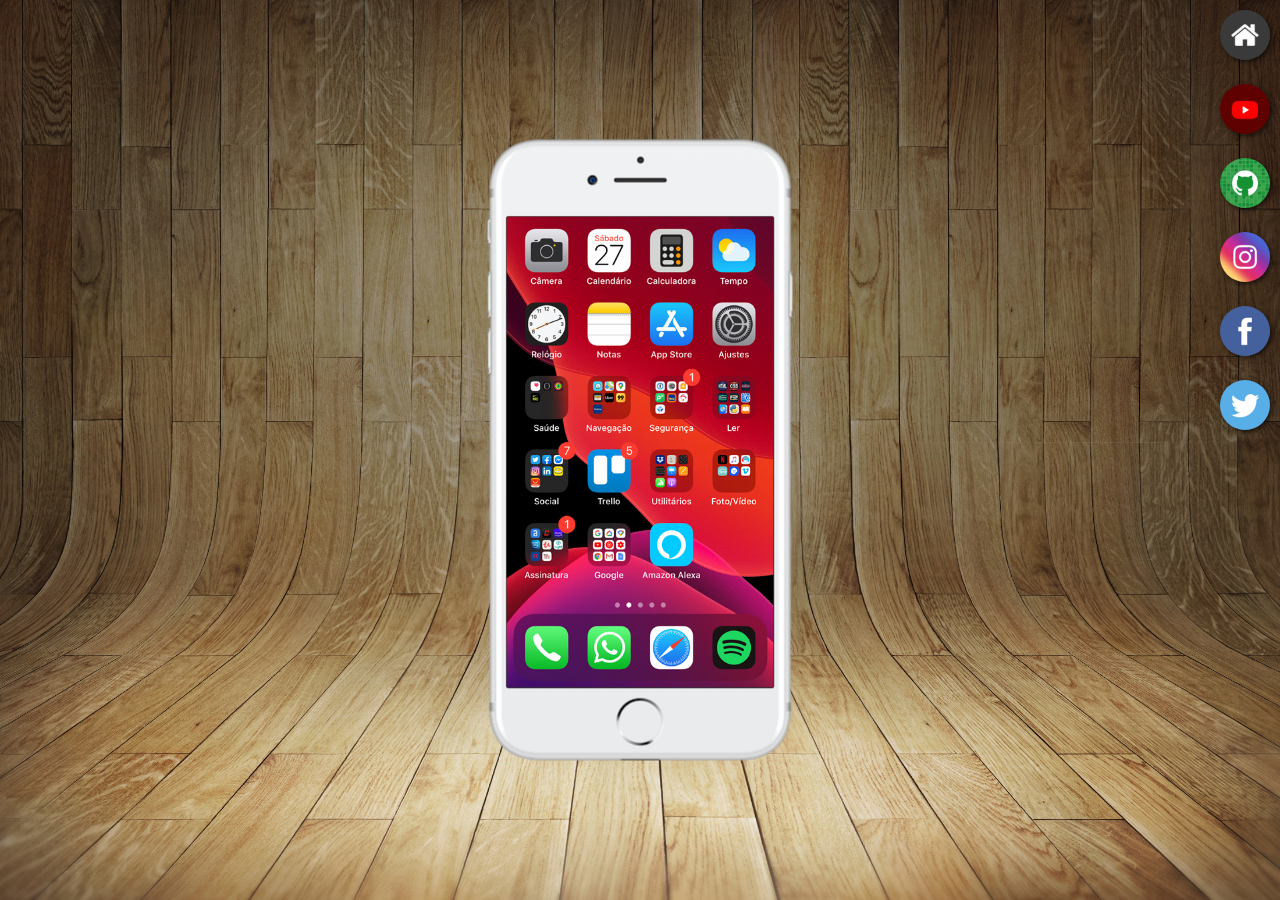
<file: index.html>
<!DOCTYPE html>
<html lang="pt-br">
<head>
    <meta charset="UTF-8">
    <meta http-equiv="X-UA-Compatible" content="IE=edge">
    <meta name="viewport" content="width=device-width, initial-scale=1.0">
    <link rel="shortcut icon" href="favicon.ico" type="image/x-icon">
    <link rel="stylesheet" href="estilos/style.css">
    <title>Projeto Redes Sociais</title>
</head>
<body>
    <main>
        <section id="telefone">
            <iframe src="home.html" name="tela" id="tela" frameborder="0"></iframe>
            
        </section>

        <section id="redes-sociais">
            <a href="home.html" target="tela"><img src="imagens/logo-home.jpg" alt="Home"></a><br>
            <a href="youtube.html" target="tela"><img src="imagens/logo-youtube.jpg" alt="Youtube"></a><br>
            <a href="github.html" target="tela"><img src="imagens/logo-github.jpg" alt="GitHub"></a><br>
            <a href="instagram.html" target="tela"><img src="imagens/logo-instagram.jpg" alt="Instagram"></a><br>
            <a href="facebook.html" target="tela"><img src="imagens/logo-facebook.jpg" alt="Facebook"></a><br>
            <a href="twitter.html" target="tela"><img src="imagens/logo-twitter.jpg" alt="Twitter"></a>
        </section>

    </main>

</body>
</html>
</file>
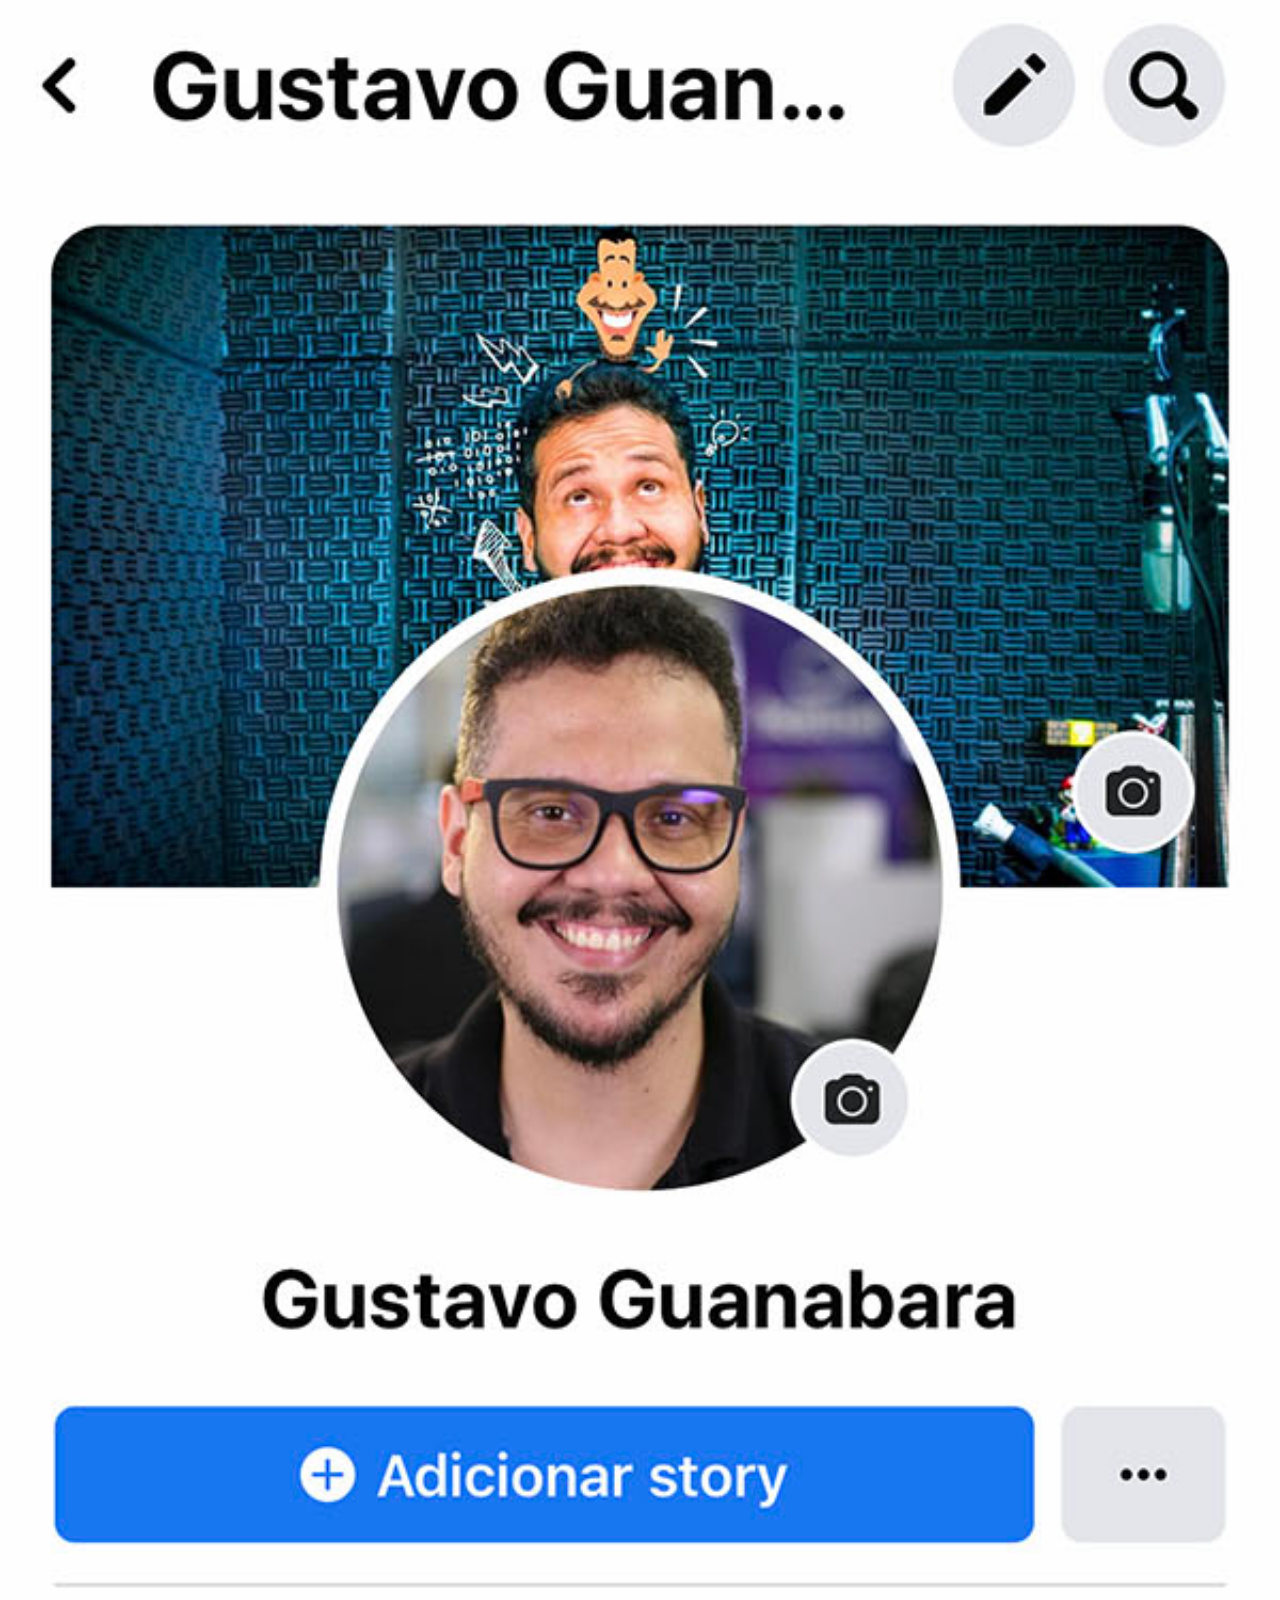
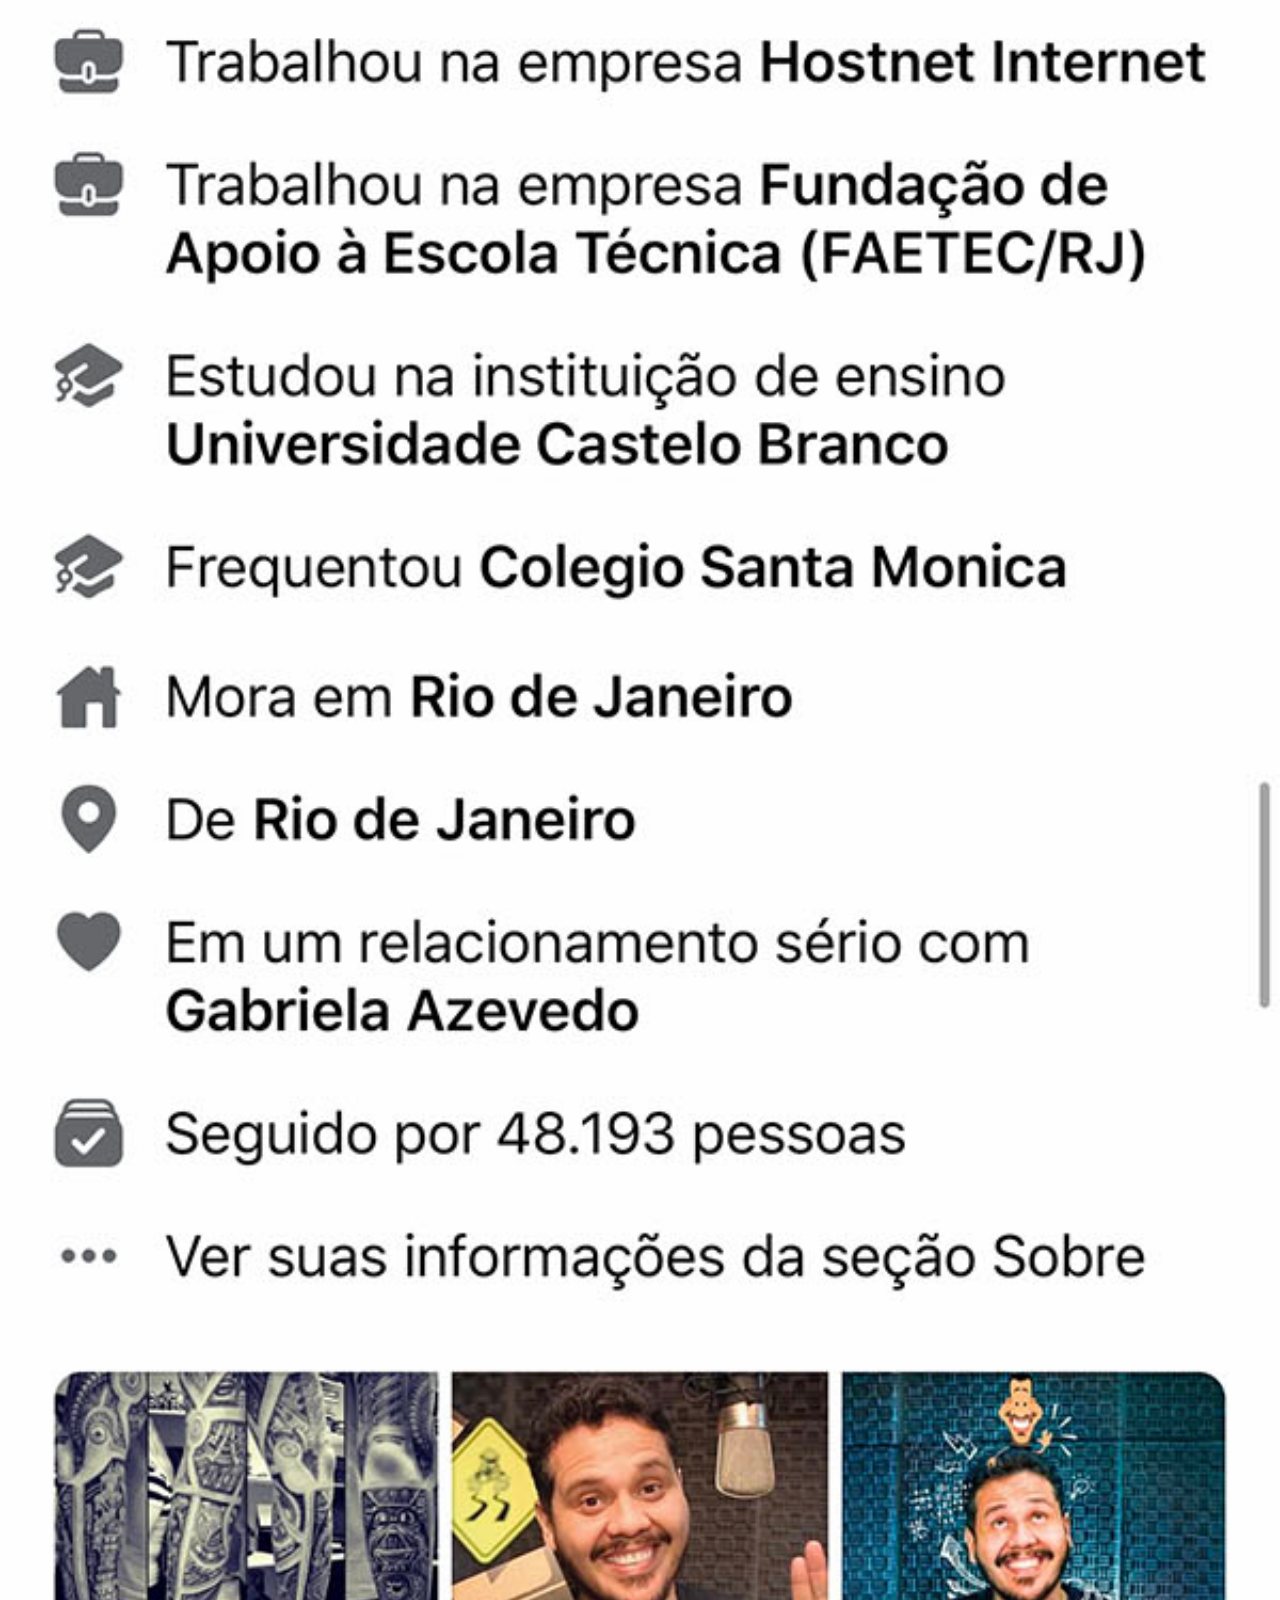
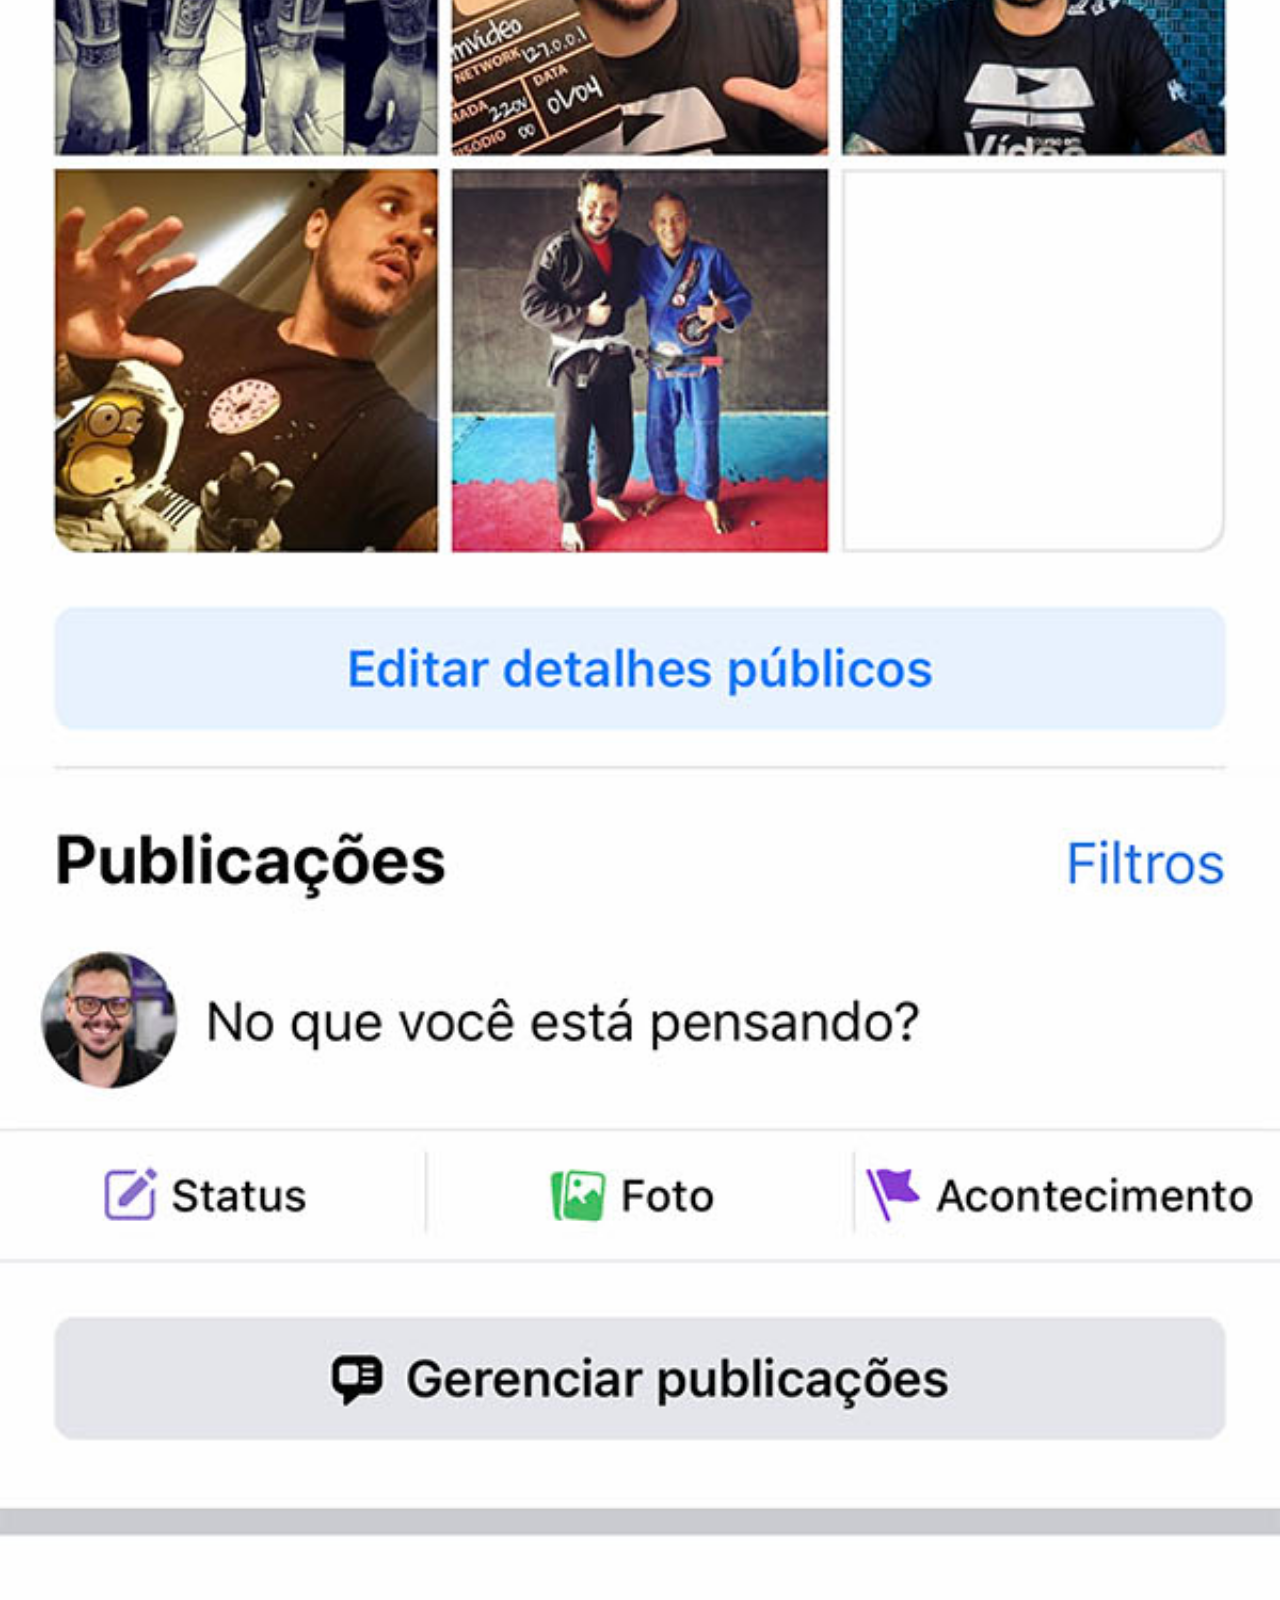
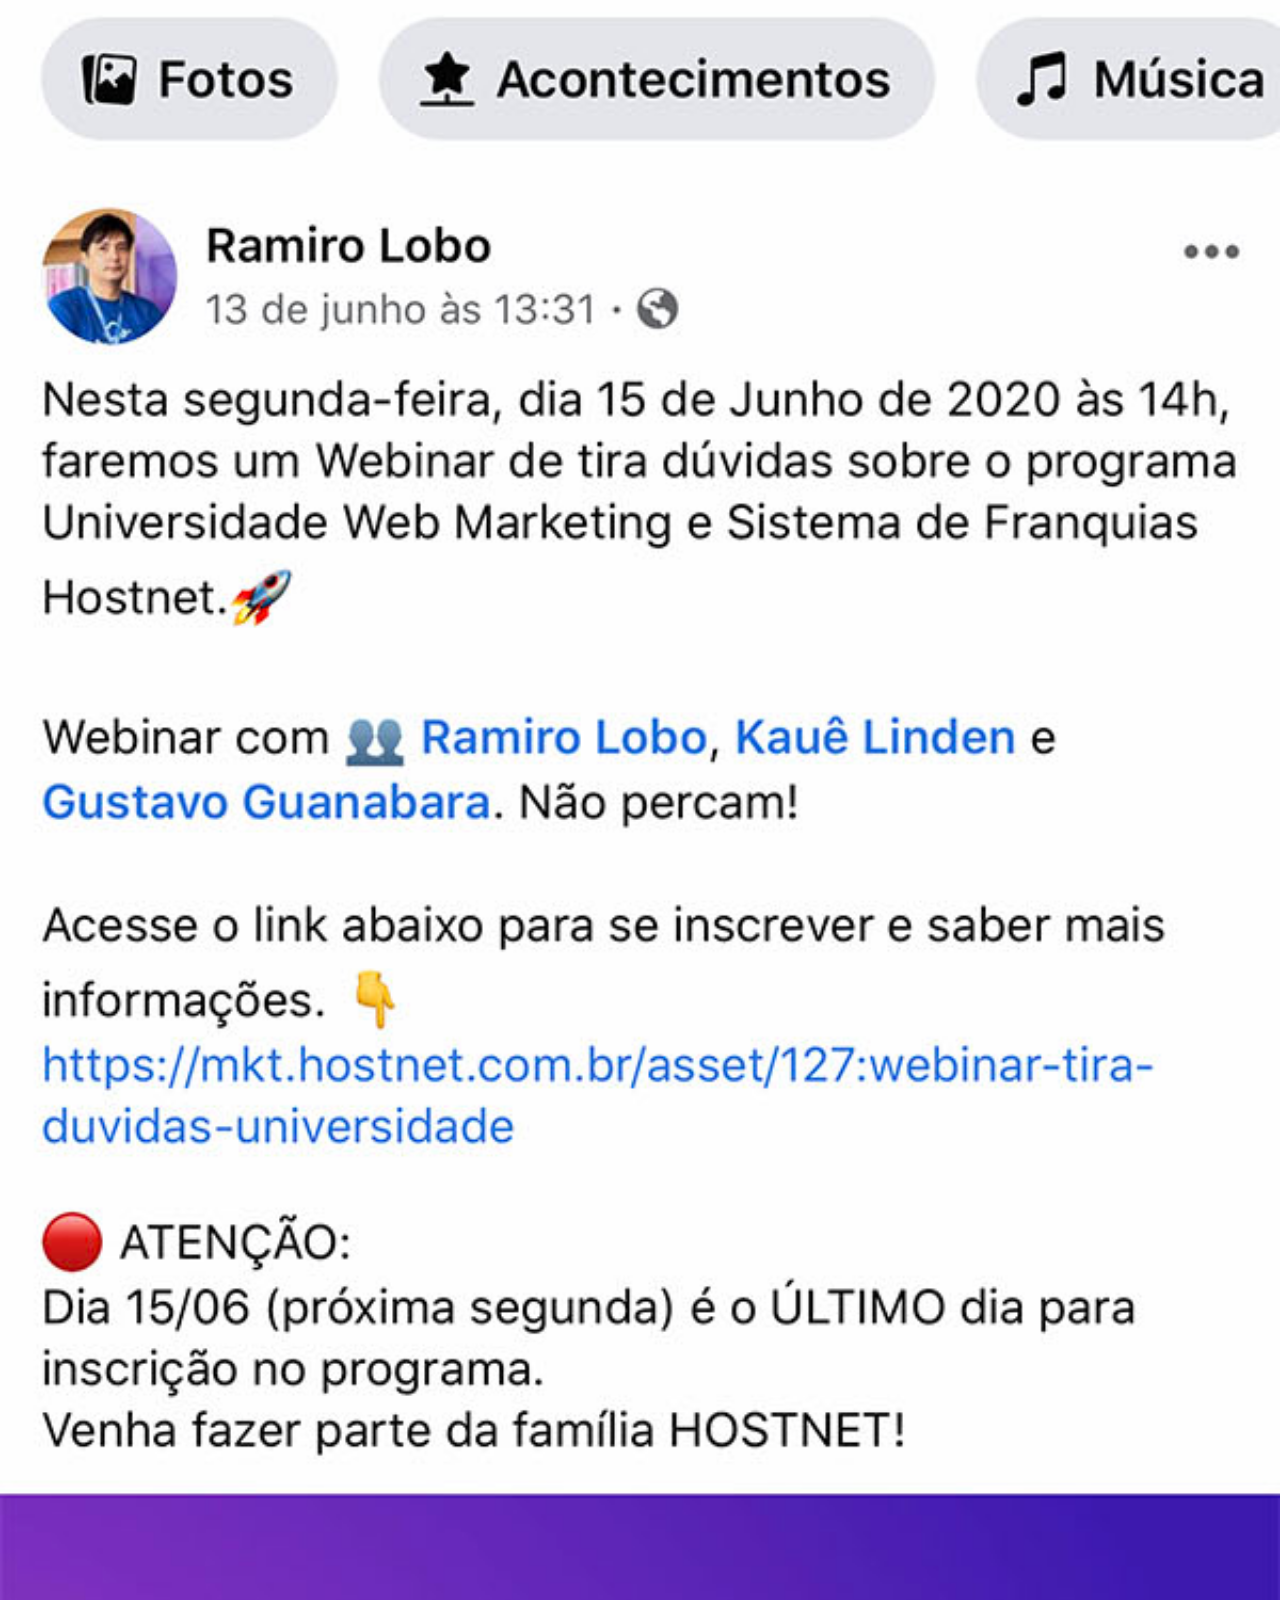
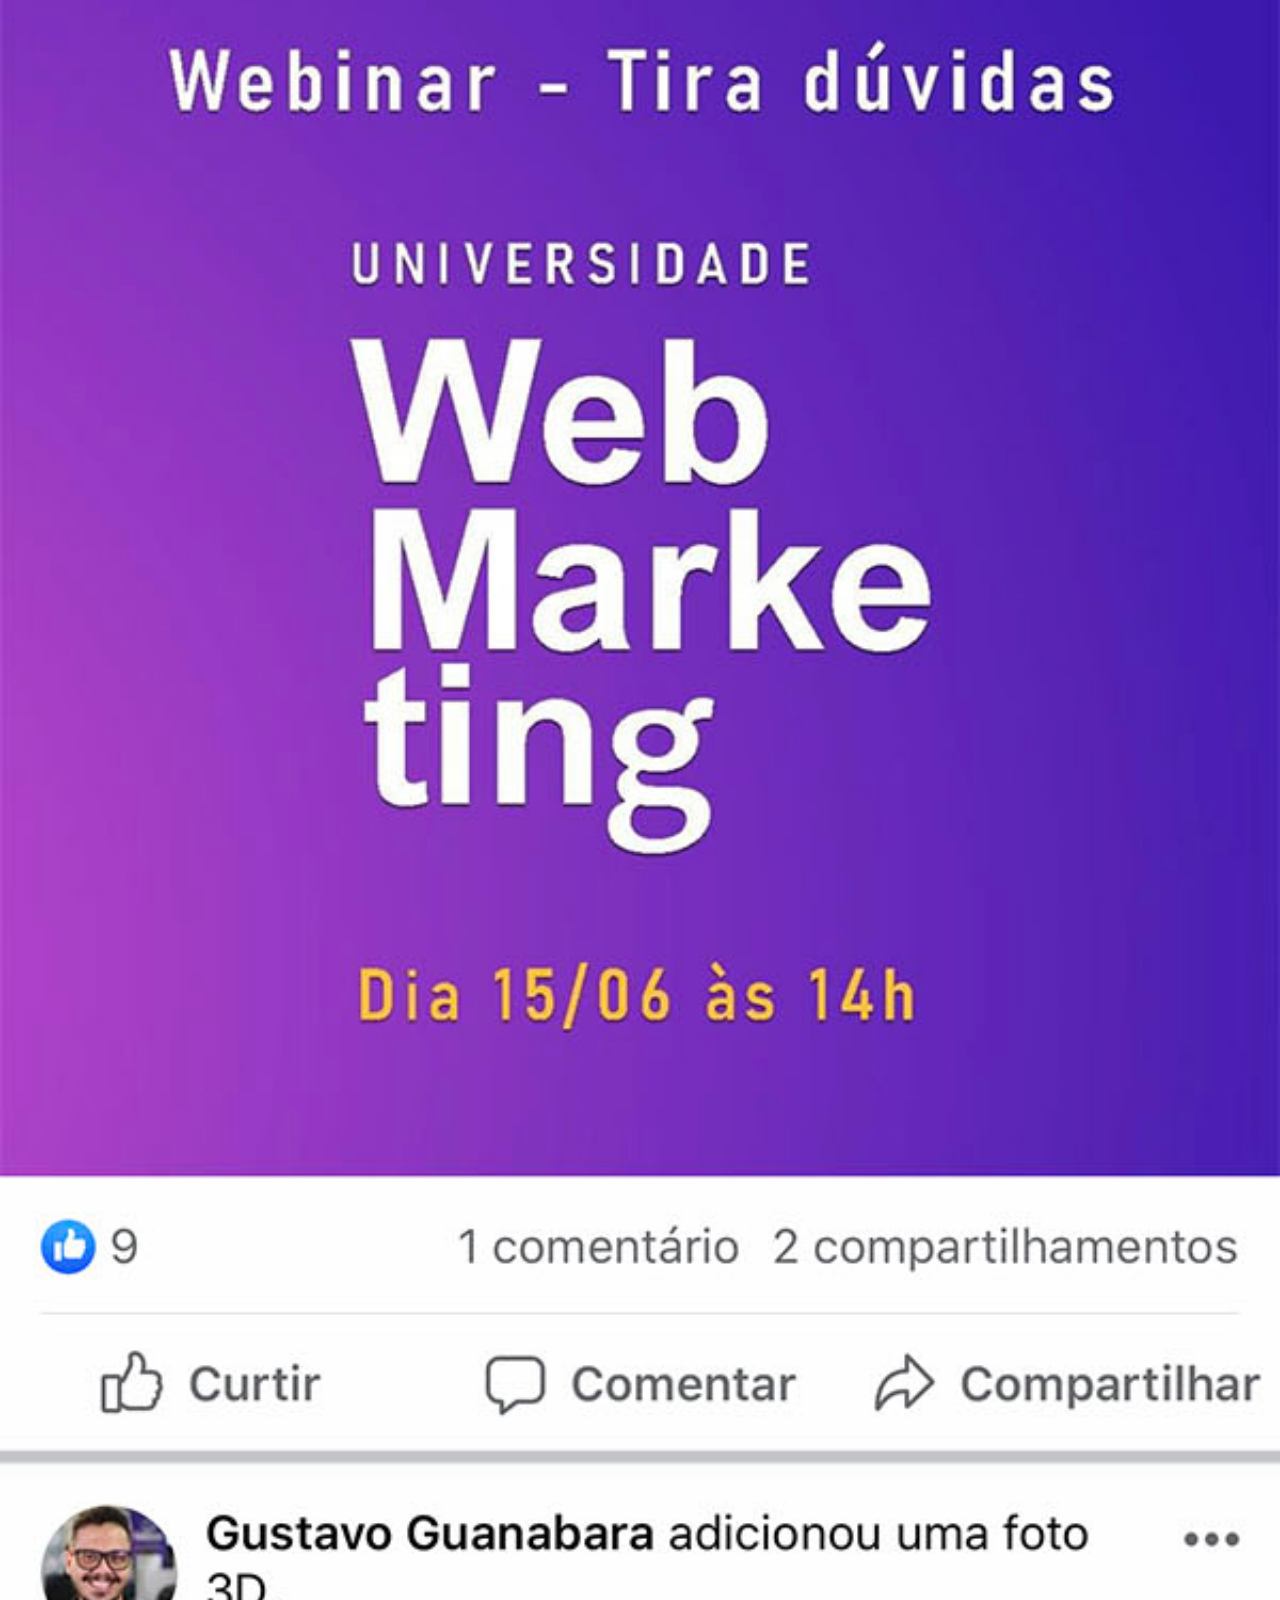
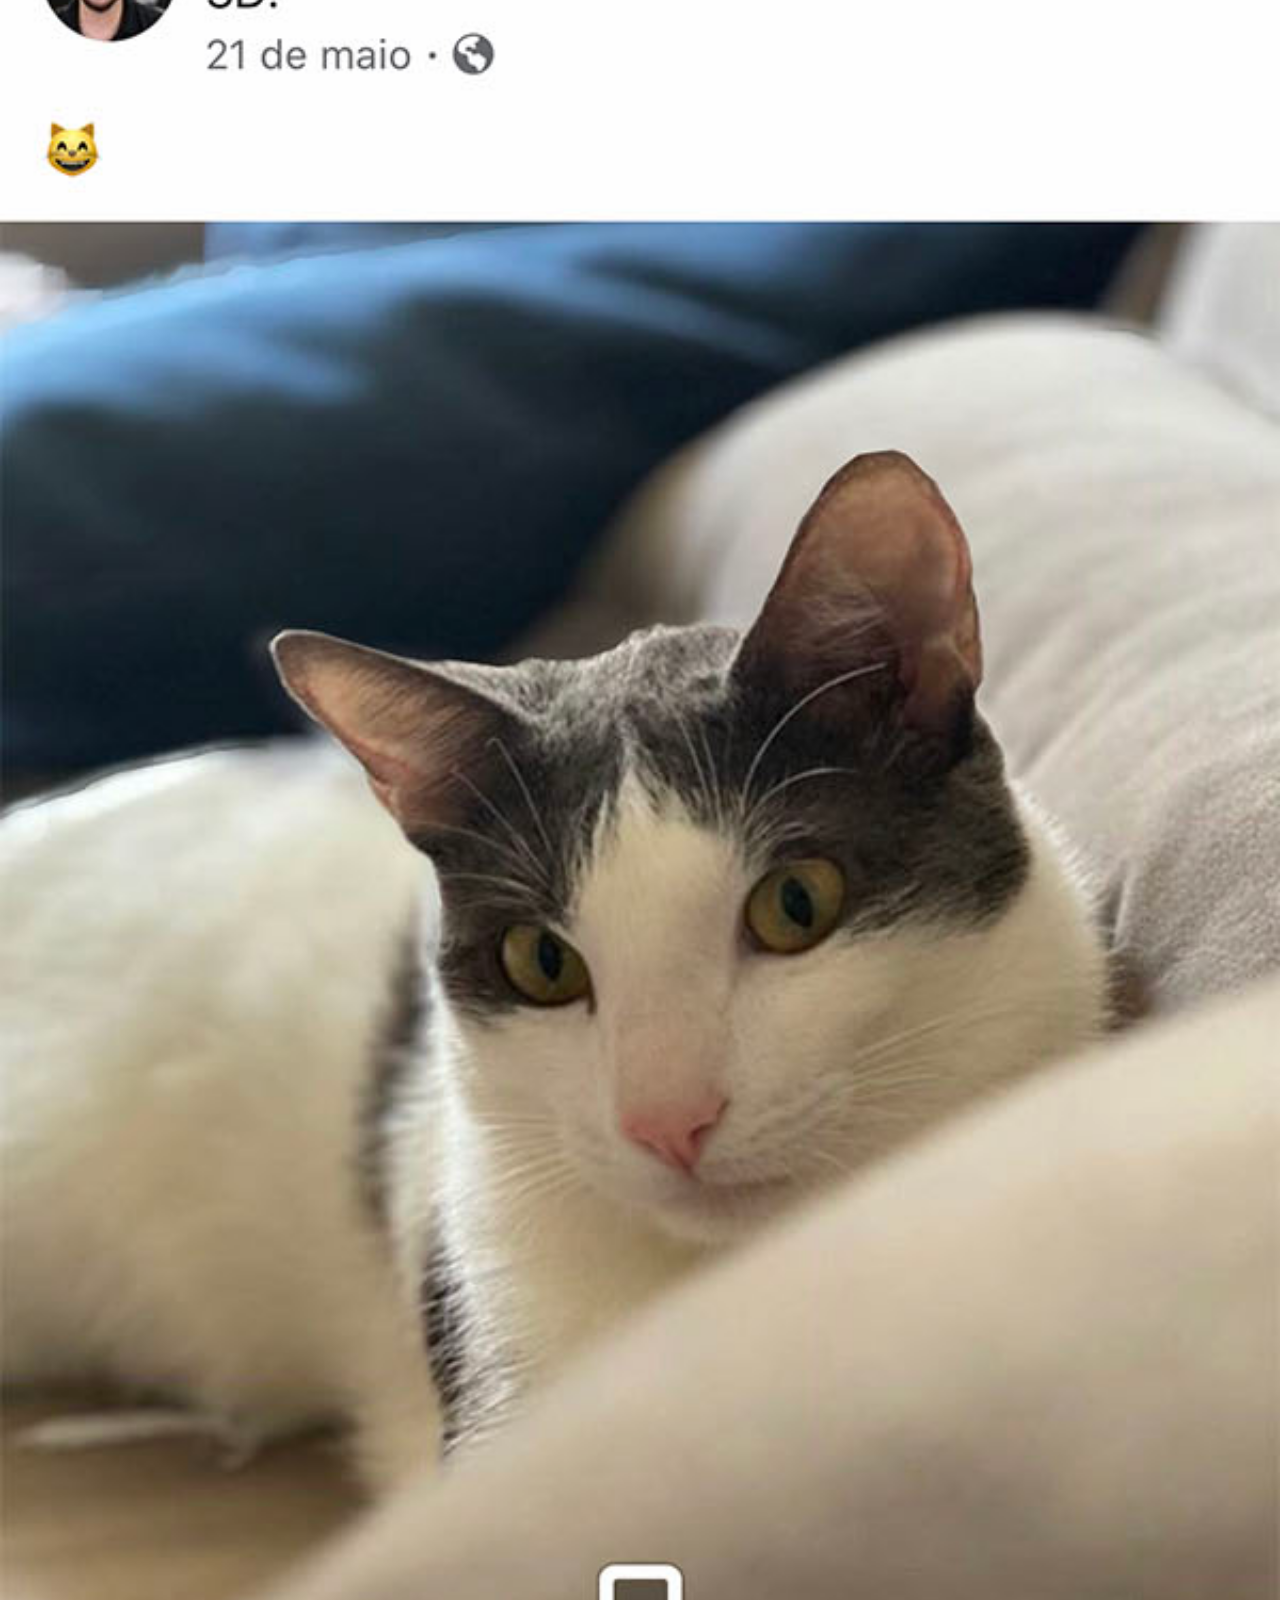
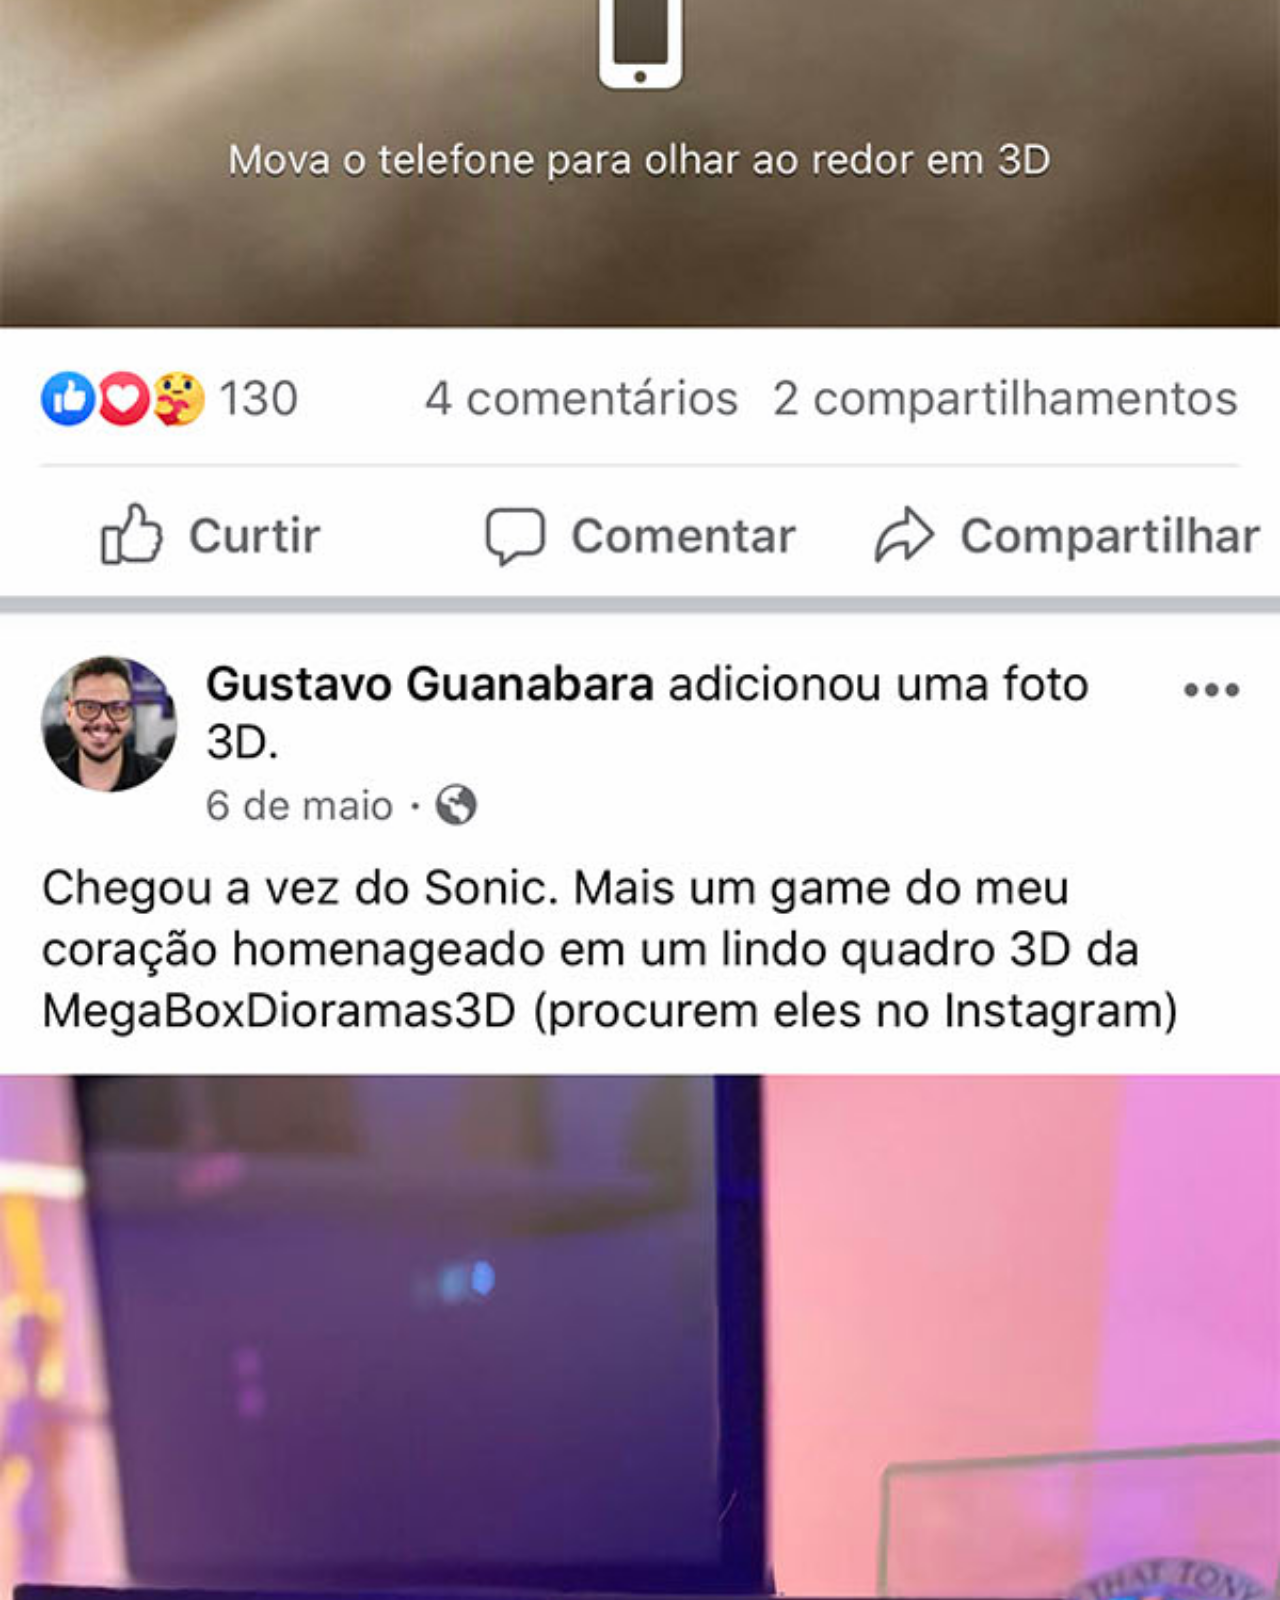
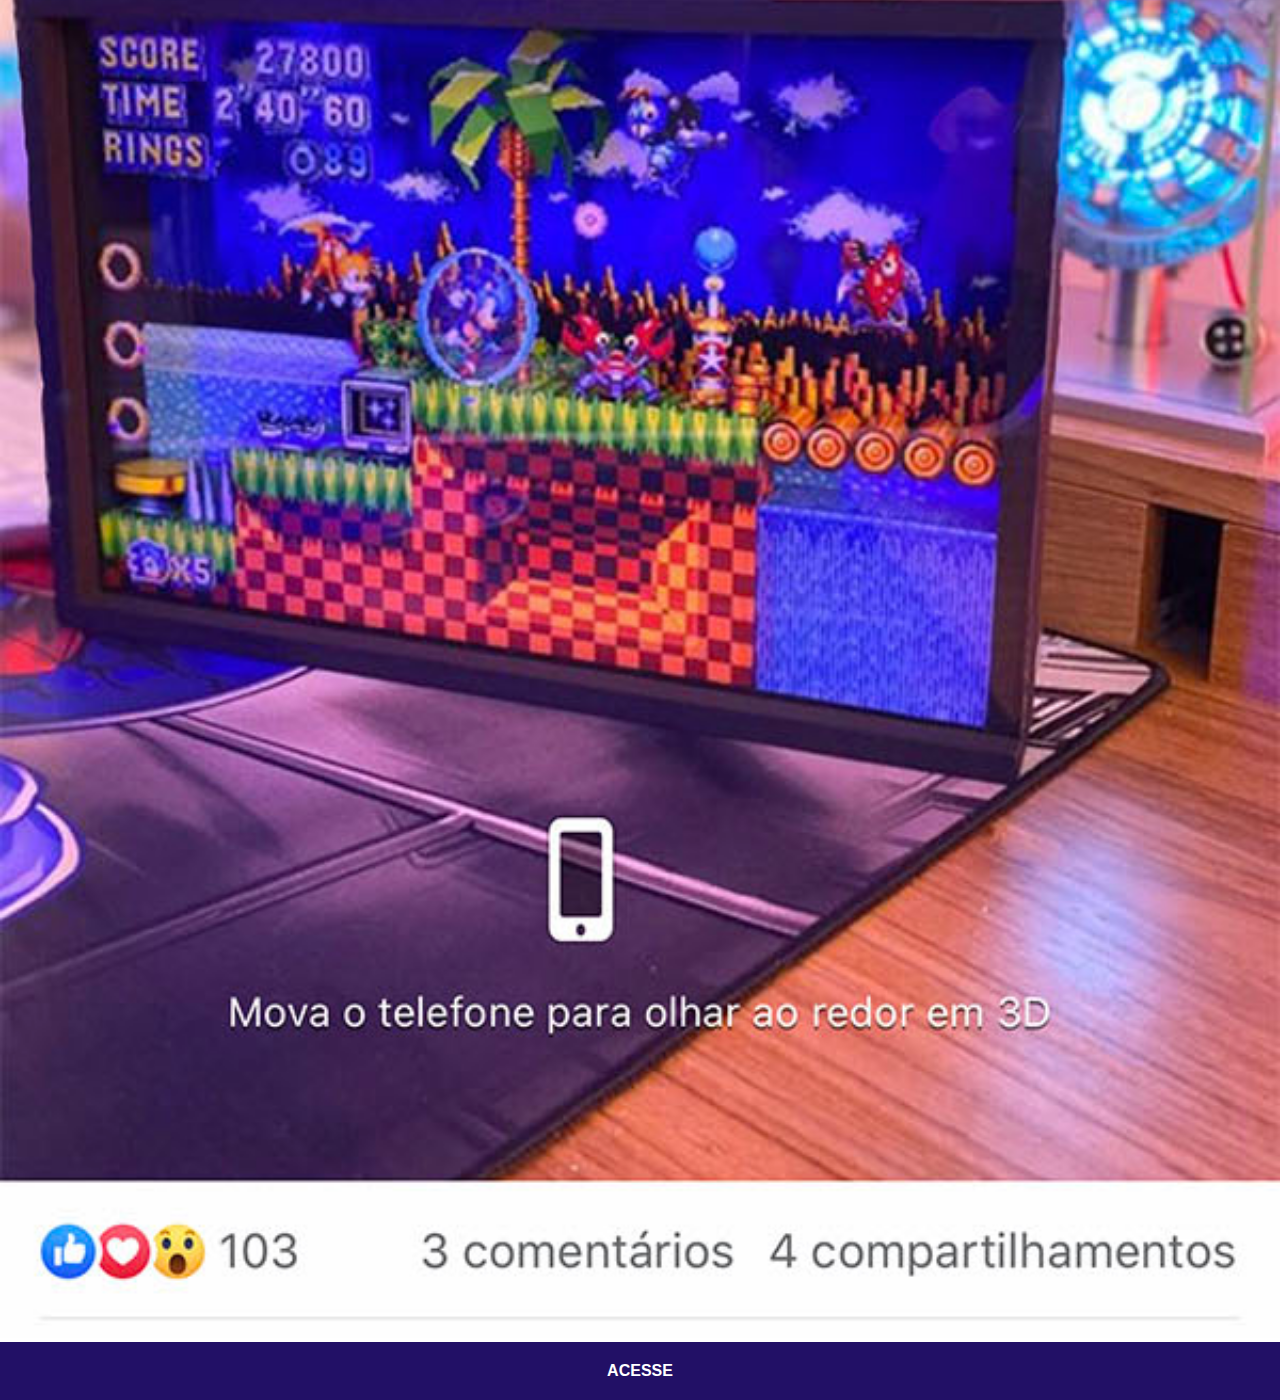
<file: facebook.html>
<!DOCTYPE html>
<html lang="pt-br">
<head>
    <meta charset="UTF-8">
    <meta http-equiv="X-UA-Compatible" content="IE=edge">
    <meta name="viewport" content="width=device-width, initial-scale=1.0">
    <title>Youtube</title>
    <style>
        *{
            margin: 0px;
            padding: 0px;
            font-family: Arial, Helvetica, sans-serif;
        }

        ::-webkit-scrollbar {
            width: 0px;
            height: 0px;
        }

        img{
            width: 100vw;
    
            
        }

        a{
            display: block;
            background-color: rgb(34, 16, 102);
            color: white;
            padding: 20px;
            text-align: center;
            font-weight: bolder;
            text-decoration: none;
        }
        
        a:hover {
            background-color: rgb(56, 56, 212);
        }
    </style>
</head>
<body>
    <img src="imagens/tela-facebook.jpg" alt="Youtube">
    <a href="https://www.facebook.com/" target="_blank">ACESSE</a>
</body>
</html>
</file>
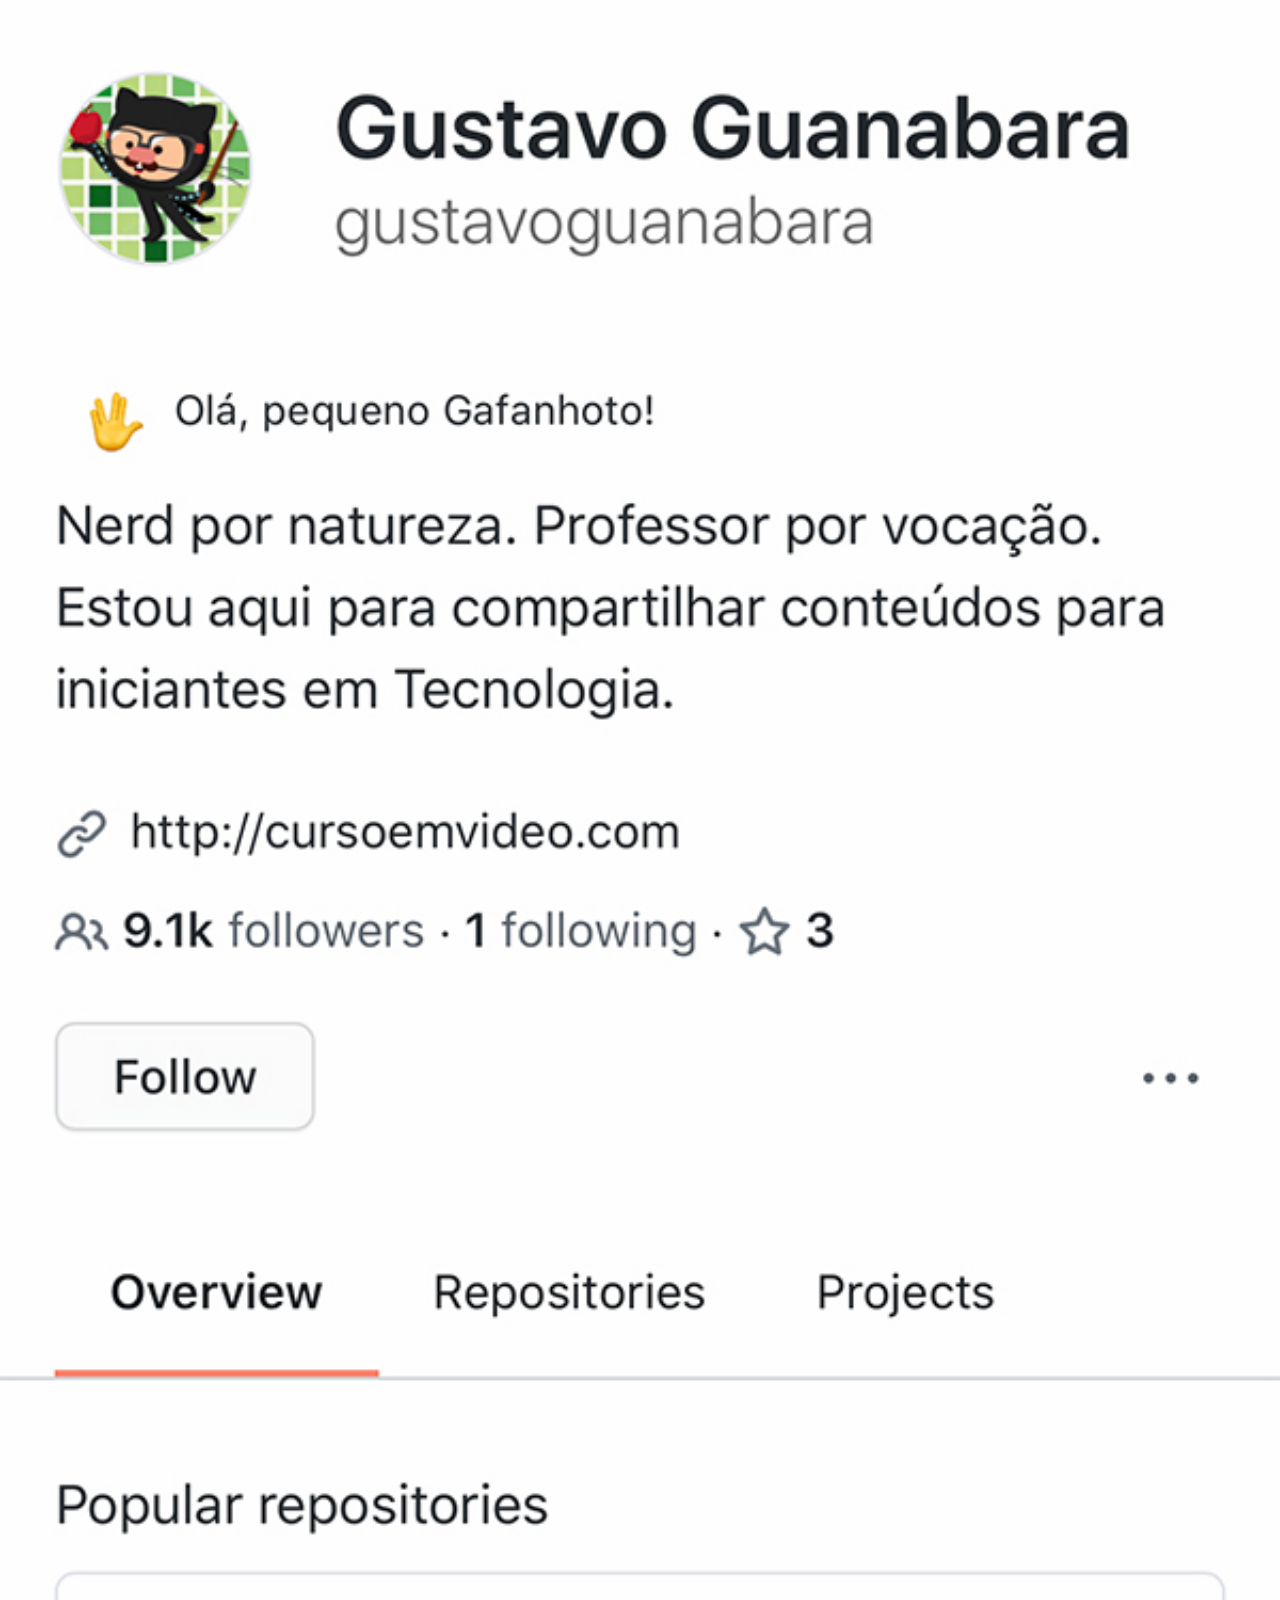
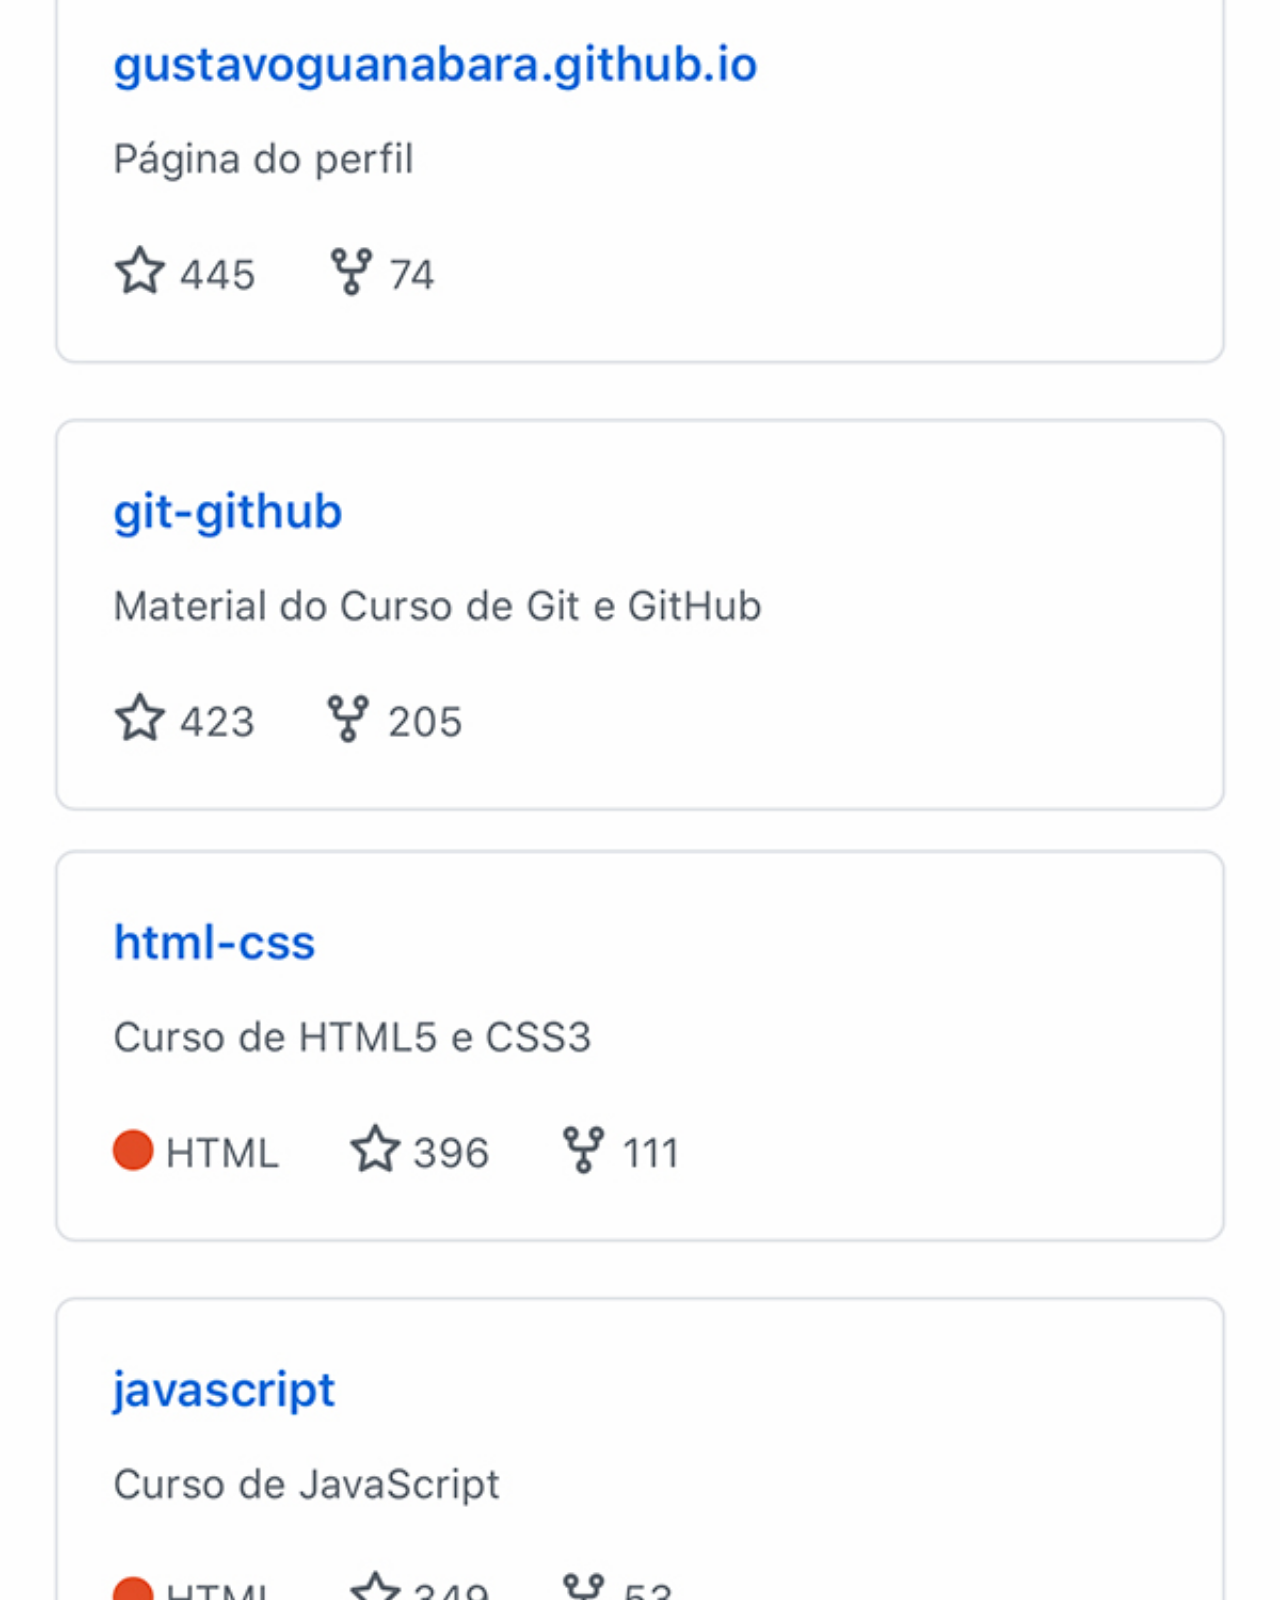
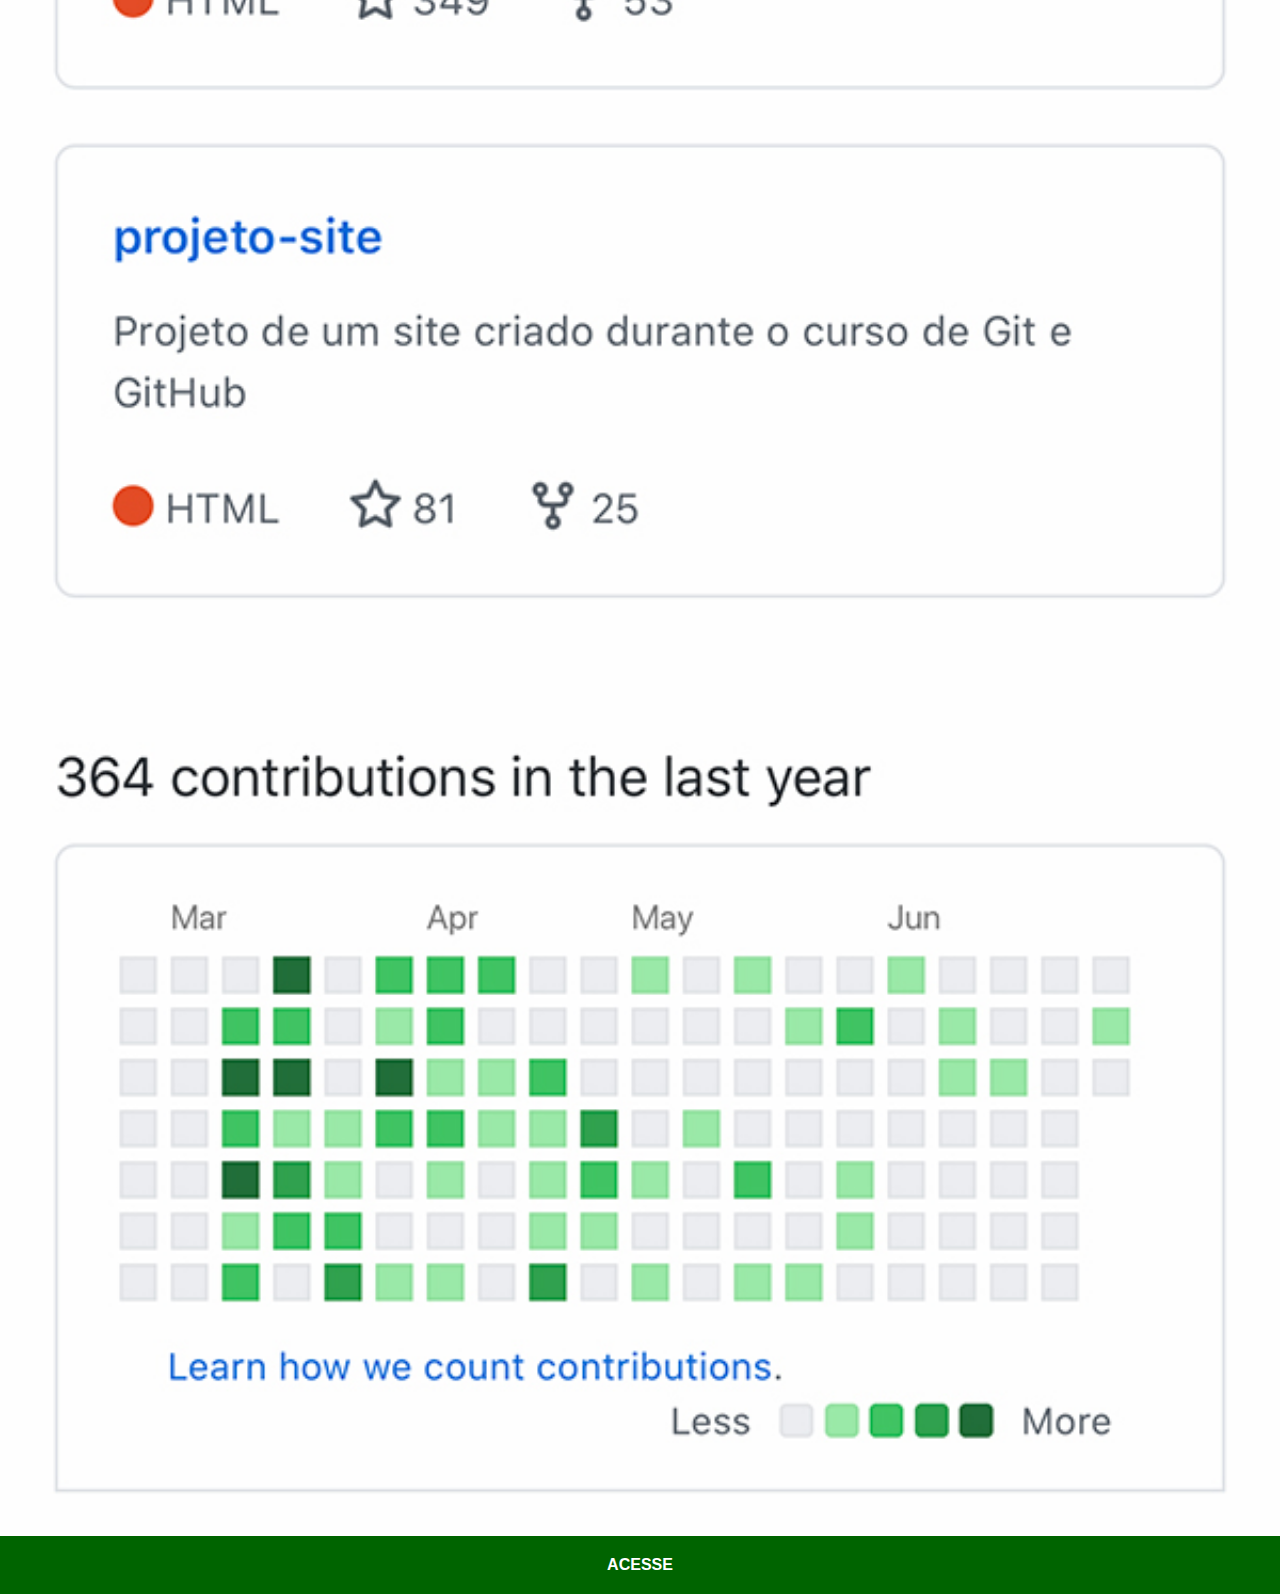
<file: github.html>
<!DOCTYPE html>
<html lang="pt-br">
<head>
    <meta charset="UTF-8">
    <meta http-equiv="X-UA-Compatible" content="IE=edge">
    <meta name="viewport" content="width=device-width, initial-scale=1.0">
    <title>Github</title>
    <style>
        *{
            margin: 0px;
            padding: 0px;
            font-family: Arial, Helvetica, sans-serif;
        }

        ::-webkit-scrollbar {
            width: 0px;
            height: 0px;
        }

        img{
            width: 100vw;
    
            
        }

        a{
            display: block;
            background-color: darkgreen;
            color: white;
            padding: 20px;
            text-align: center;
            font-weight: bolder;
            text-decoration: none;
        }
        
        a:hover {
            background-color: greenyellow;
        }
    </style>
</head>
<body>
    <img src="imagens/tela-github.jpg" alt="Github">
    <a href="https://github.com/gustavoguanabara" target="_blank">ACESSE</a>
</body>
</html>
</file>
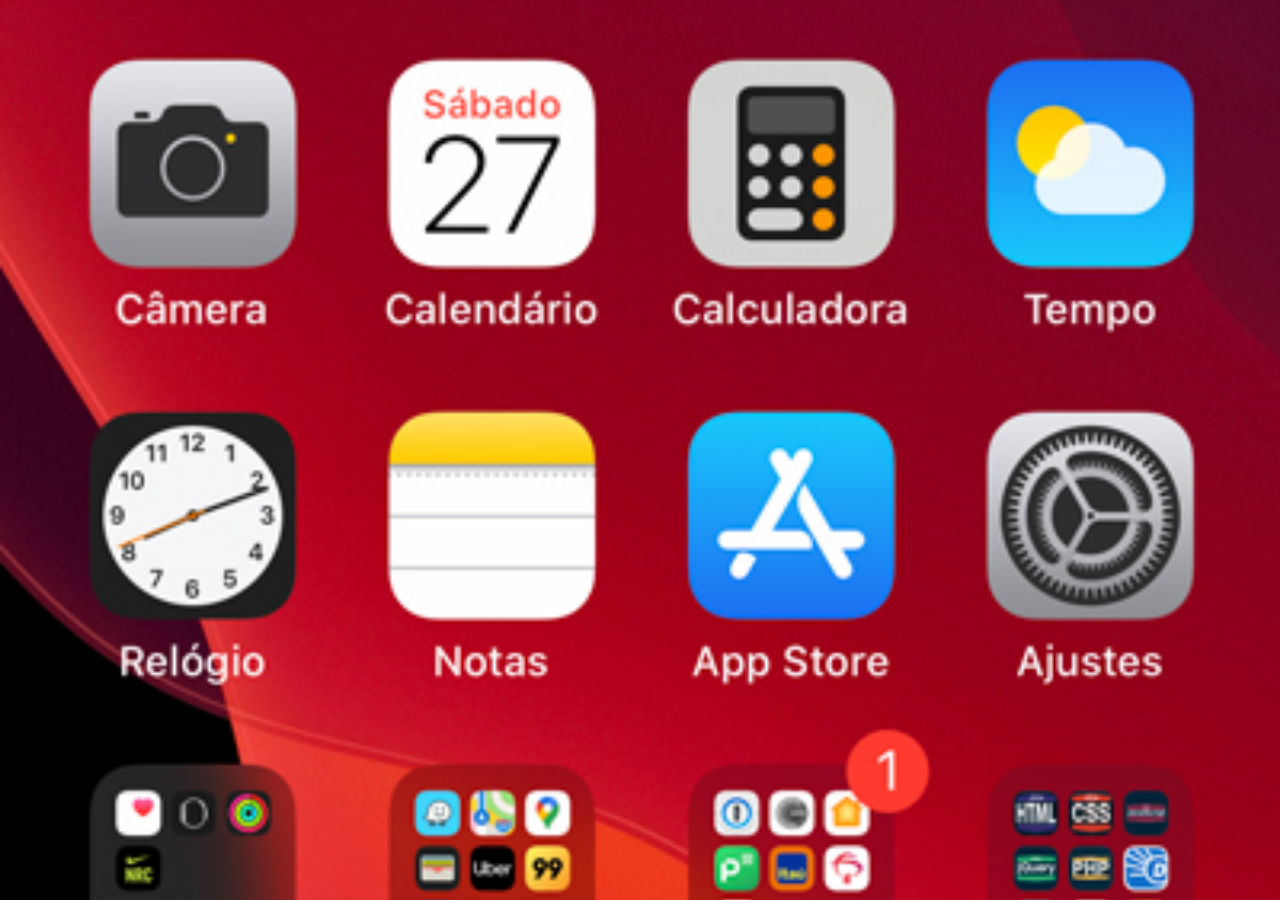
<file: home.html>
<!DOCTYPE html>
<html lang="pt-br">
<head>
    <meta charset="UTF-8">
    <meta http-equiv="X-UA-Compatible" content="IE=edge">
    <meta name="viewport" content="width=device-width, initial-scale=1.0">
    <title>HOME</title>
</head>
<style>
    * {
        margin: 0px;
        padding: 0px;
    }

    body {
        width: 100vw;
        height: 100vh;
        background: black url(imagens/tela-home.jpg) no-repeat top center;
        background-size: cover;
    }
</style>
<body>
    
</body>
</html>
</file>
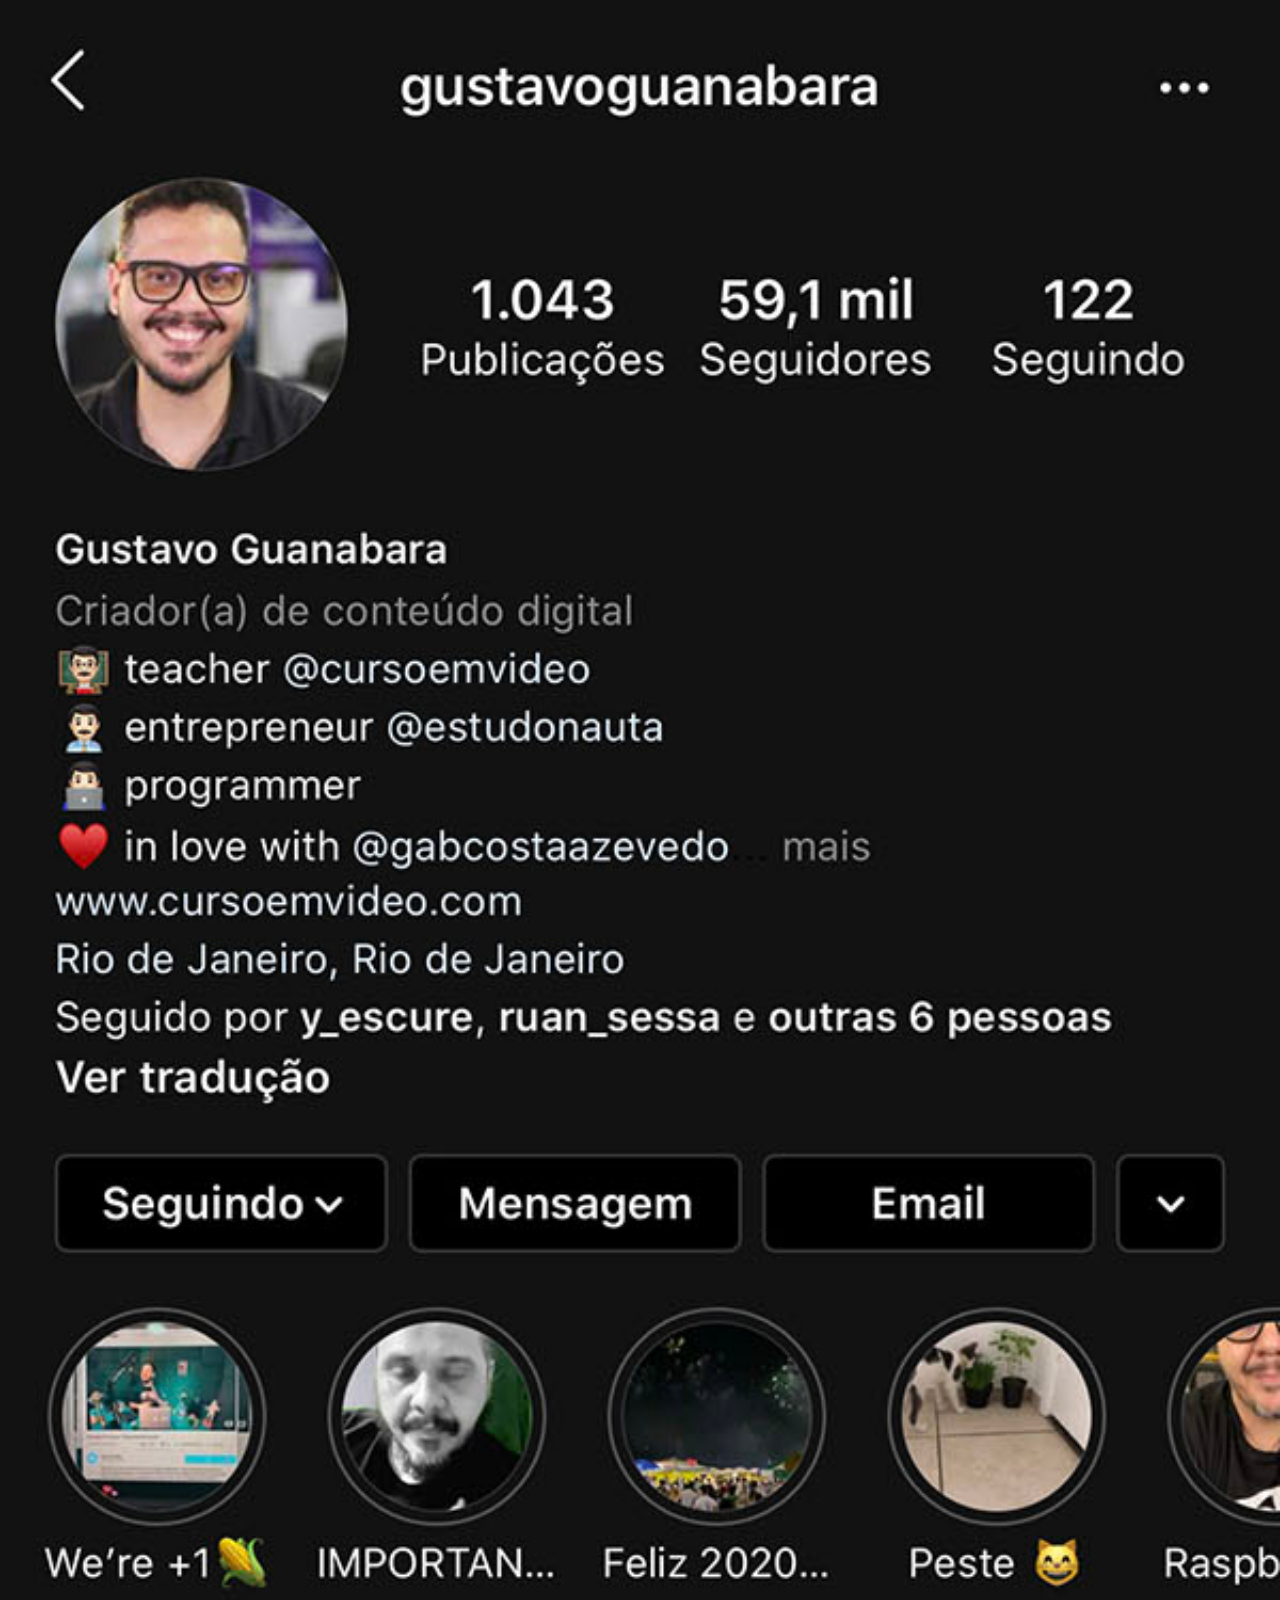
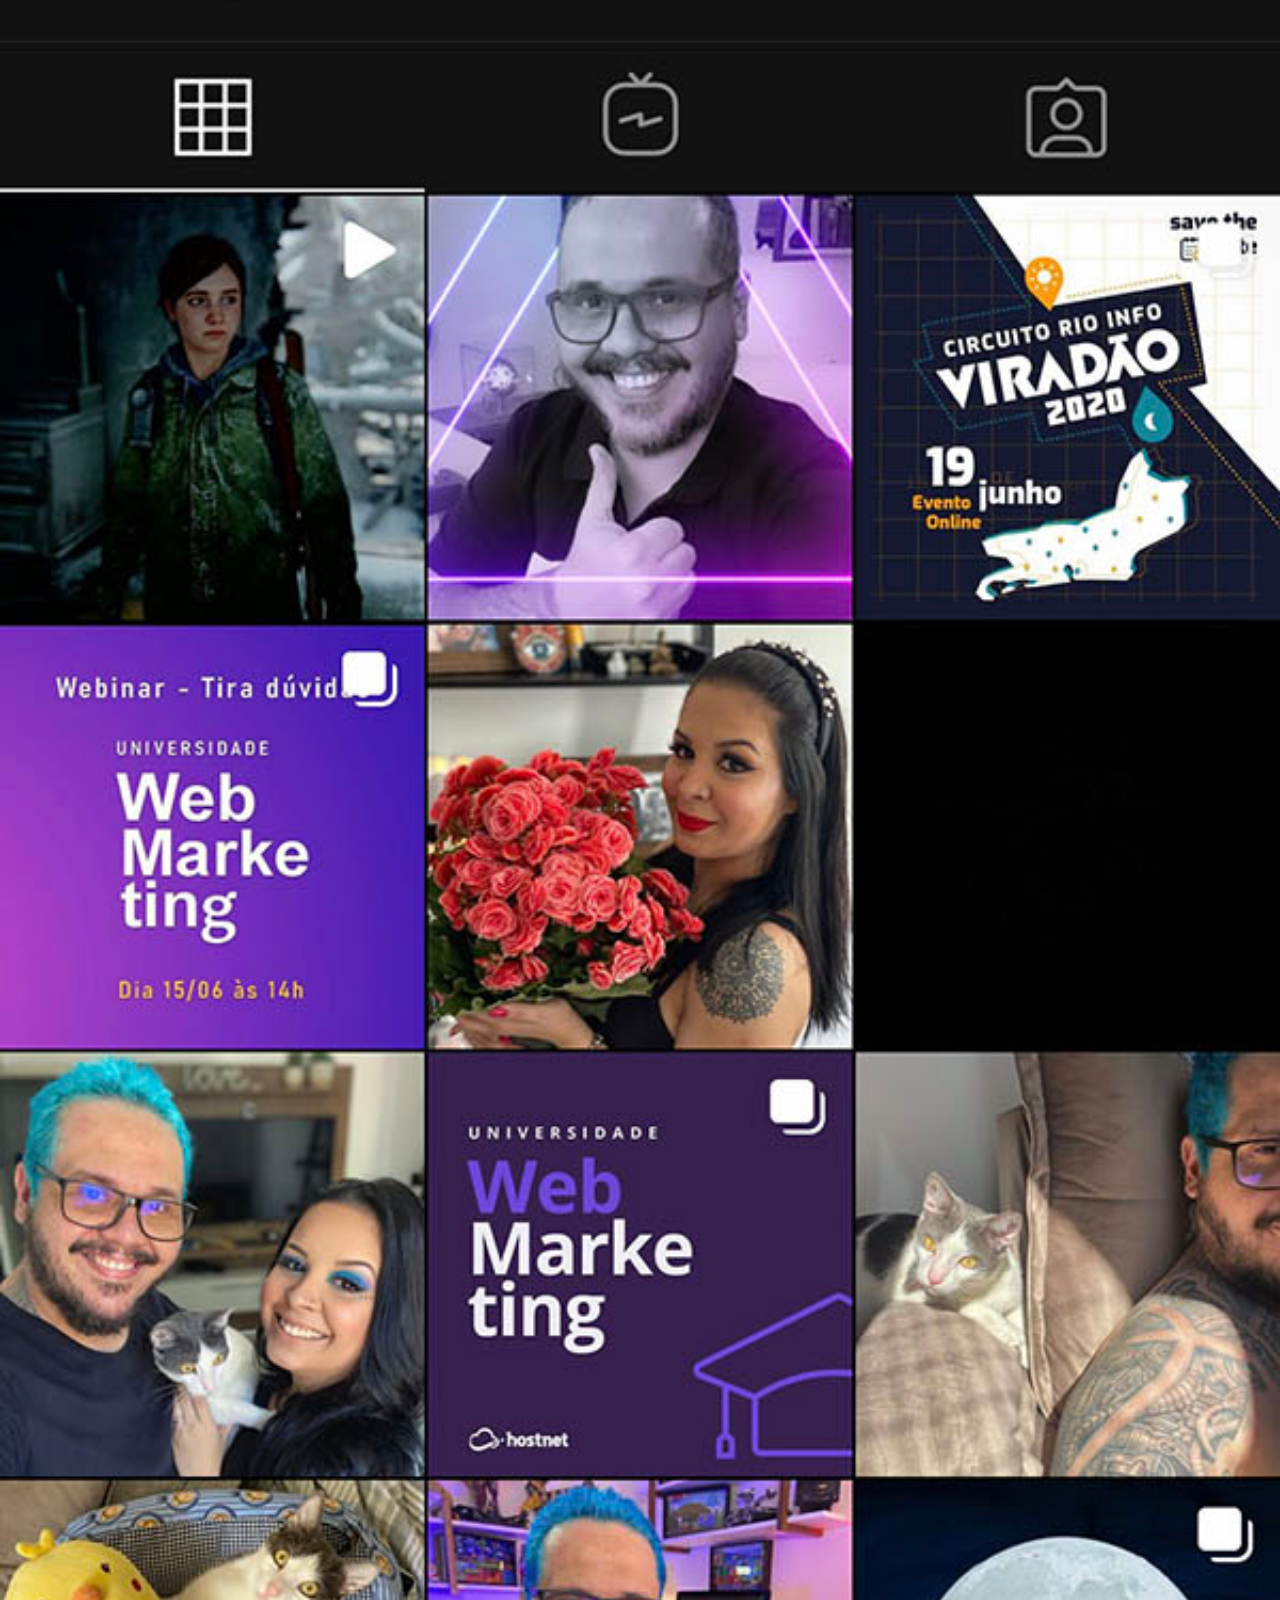
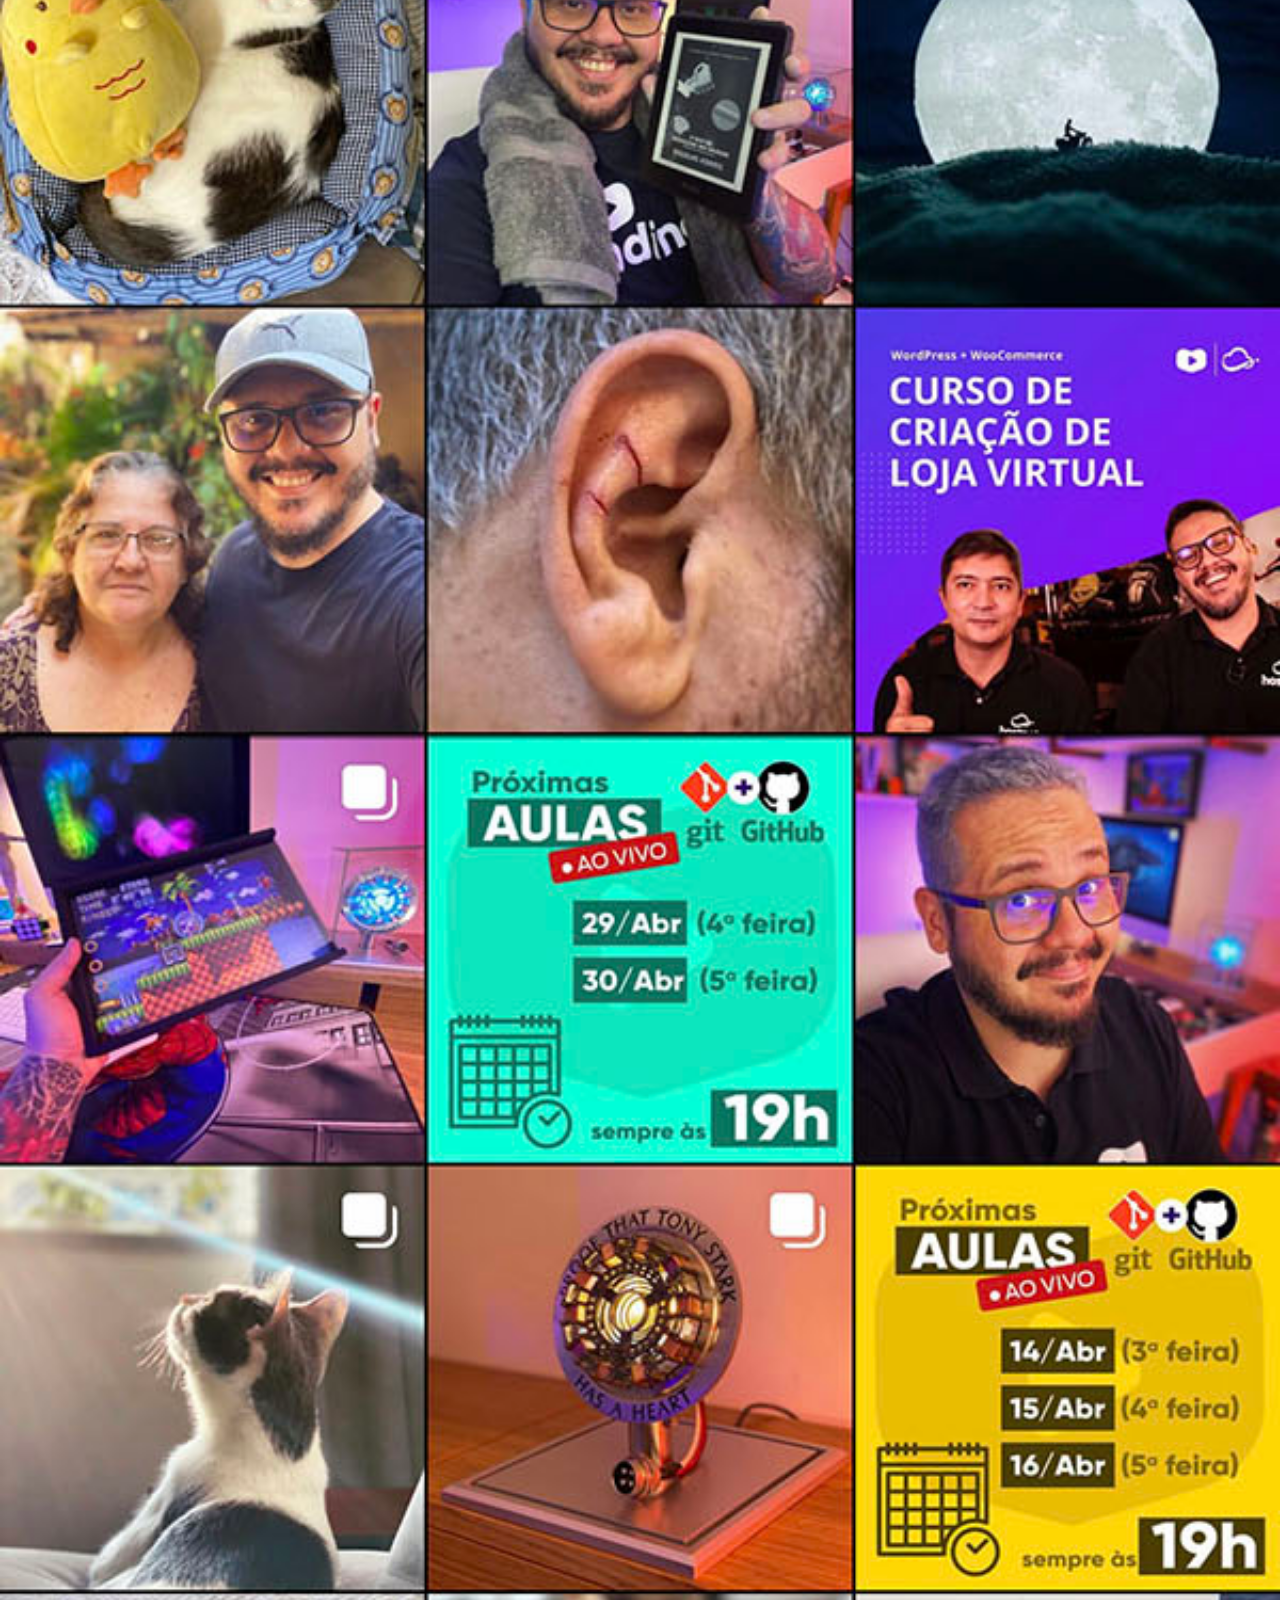
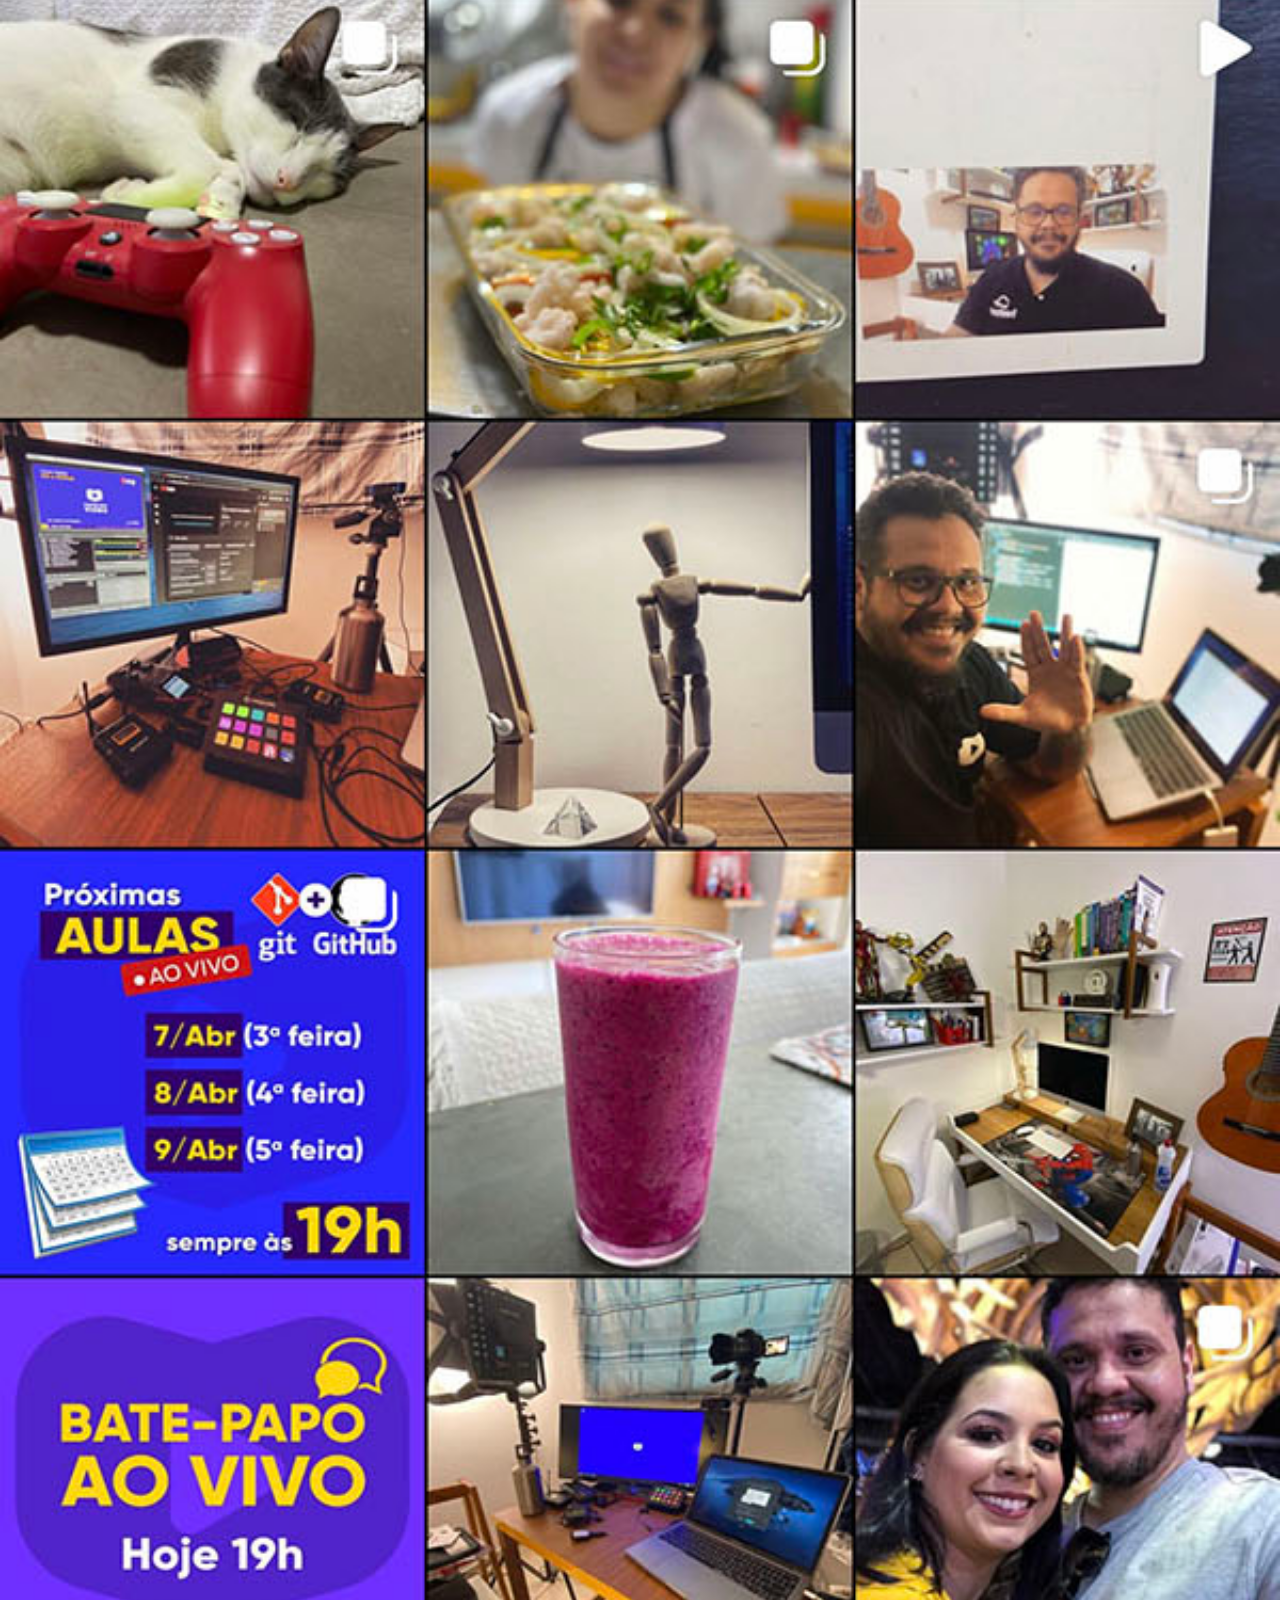
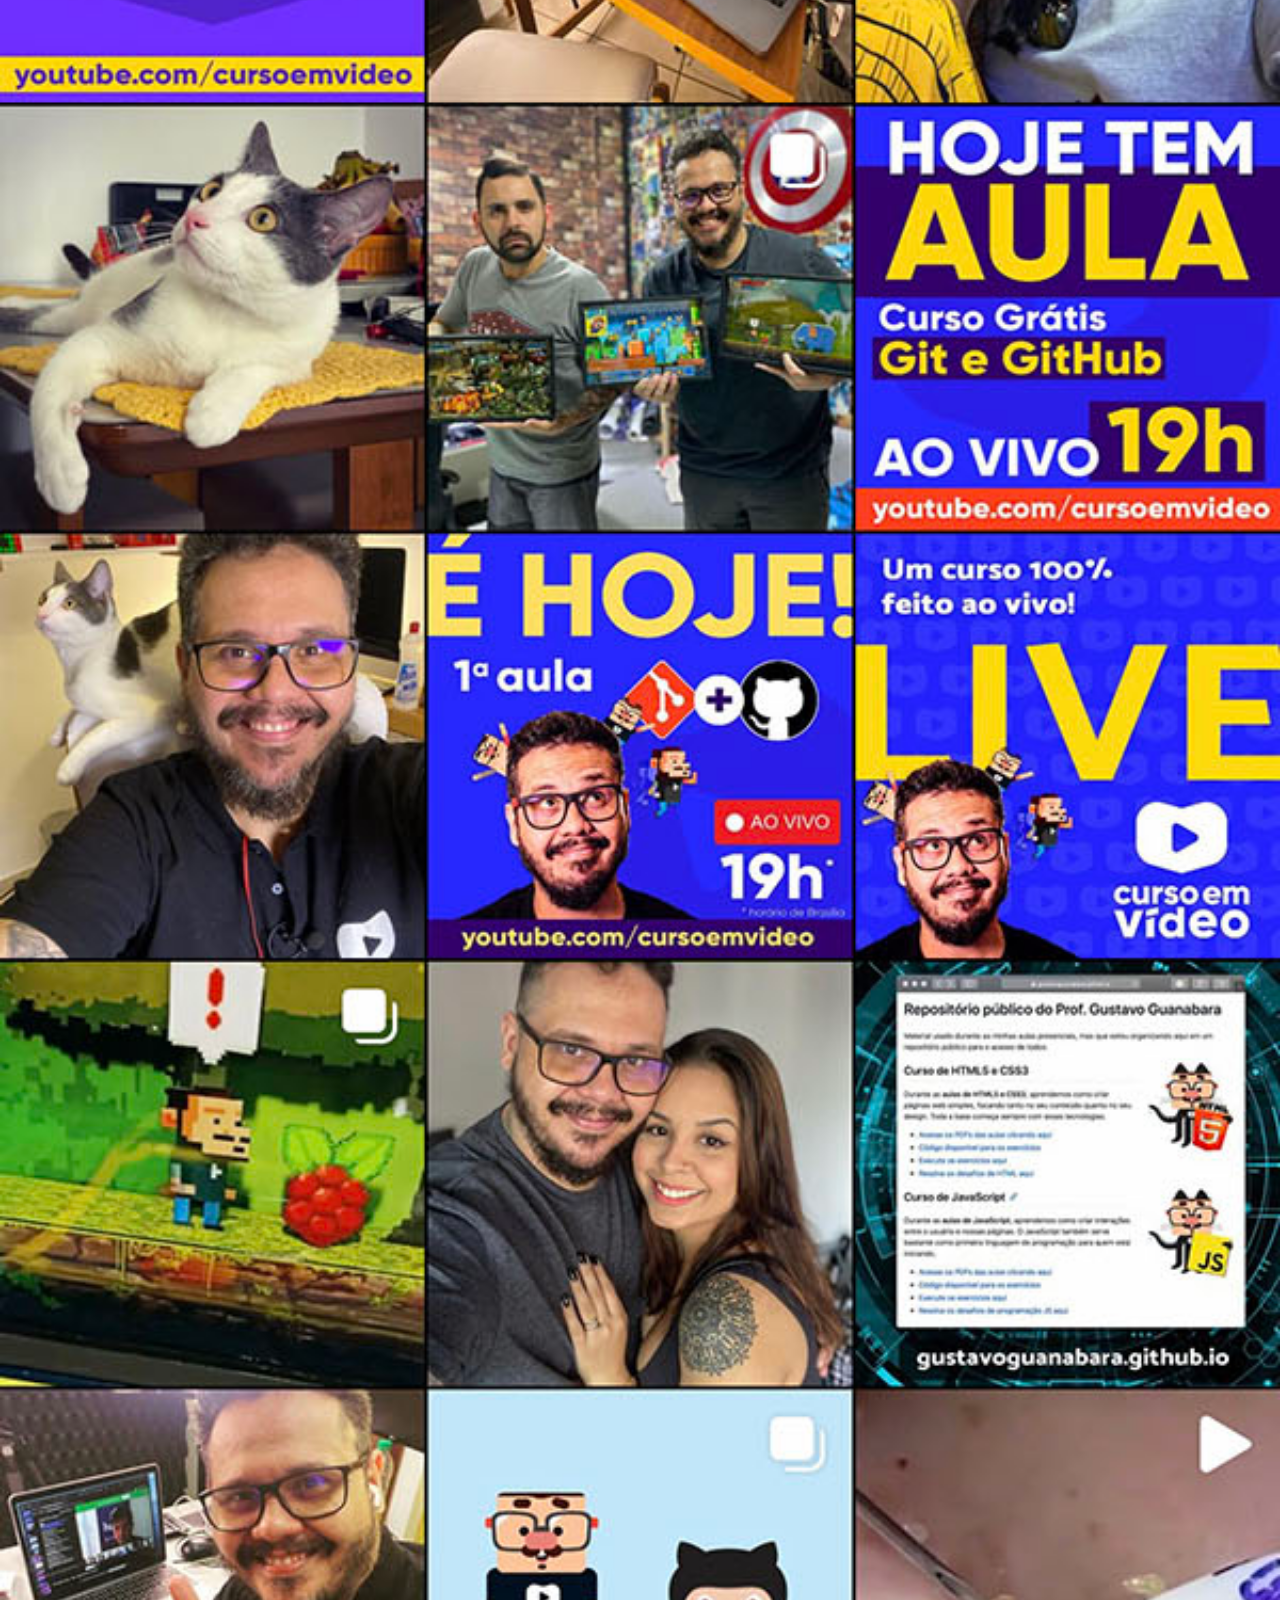
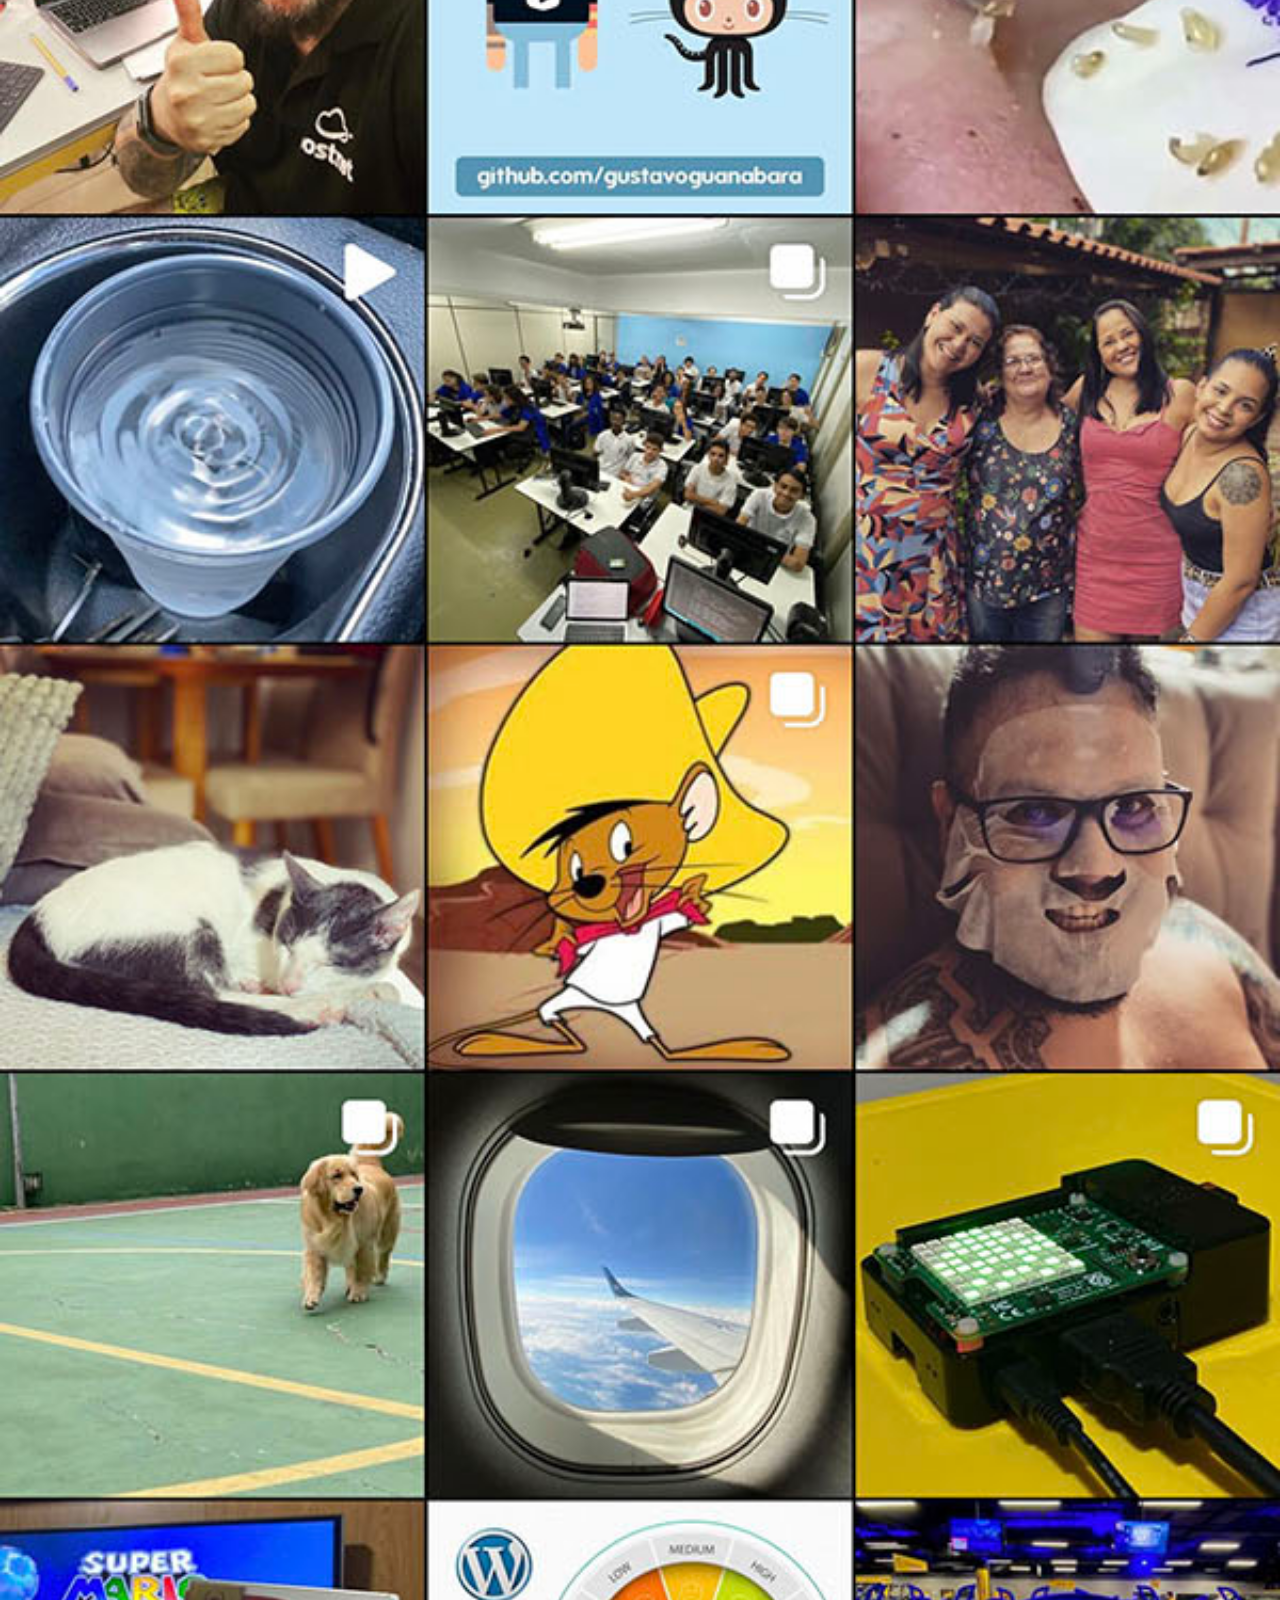
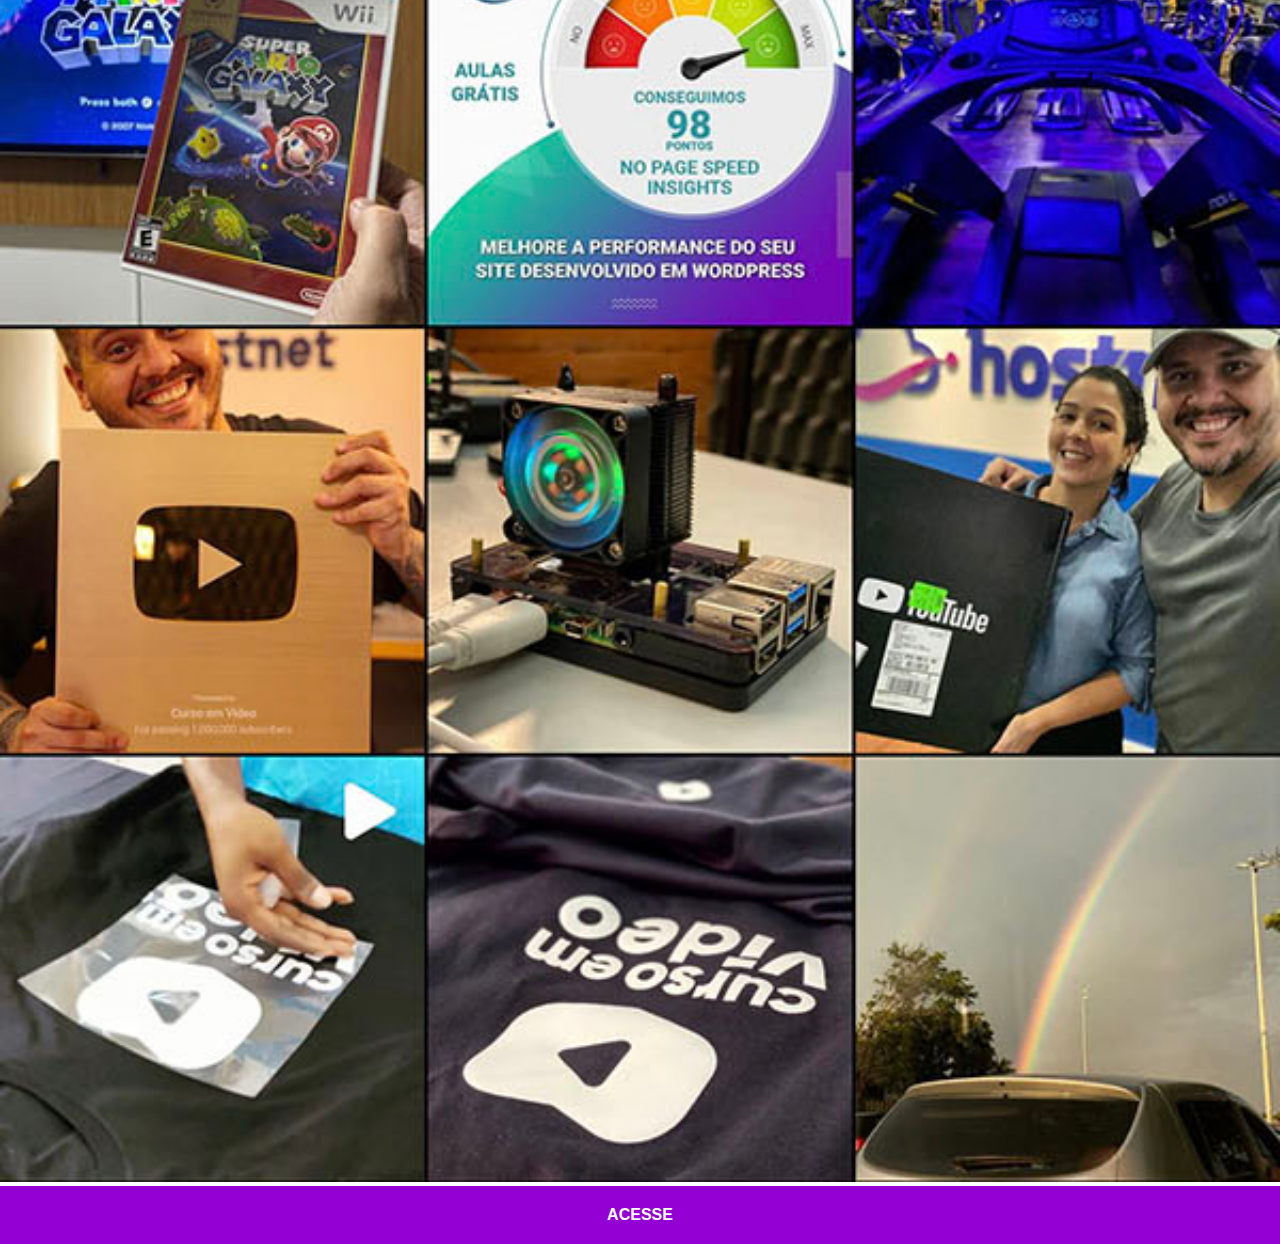
<file: instagram.html>
<!DOCTYPE html>
<html lang="pt-br">
<head>
    <meta charset="UTF-8">
    <meta http-equiv="X-UA-Compatible" content="IE=edge">
    <meta name="viewport" content="width=device-width, initial-scale=1.0">
    <title>Instagram</title>
    <style>
        *{
            margin: 0px;
            padding: 0px;
            font-family: Arial, Helvetica, sans-serif;
        }

        ::-webkit-scrollbar {
            width: 0px;
            height: 0px;
        }

        img{
            width: 100vw;
    
            
        }

        a{
            display: block;
            background-color: darkviolet;
            color: white;
            padding: 20px;
            text-align: center;
            font-weight: bolder;
            text-decoration: none;
        }
        
        a:hover {
            background-color: violet;
        }
    </style>
</head>
<body>
    <img src="imagens/tela-instagram.jpg" alt="Youtube">
    <a href="https://www.instagram.com/gustavoguanabara/" target="_blank">ACESSE</a>
</body>
</html>
</file>
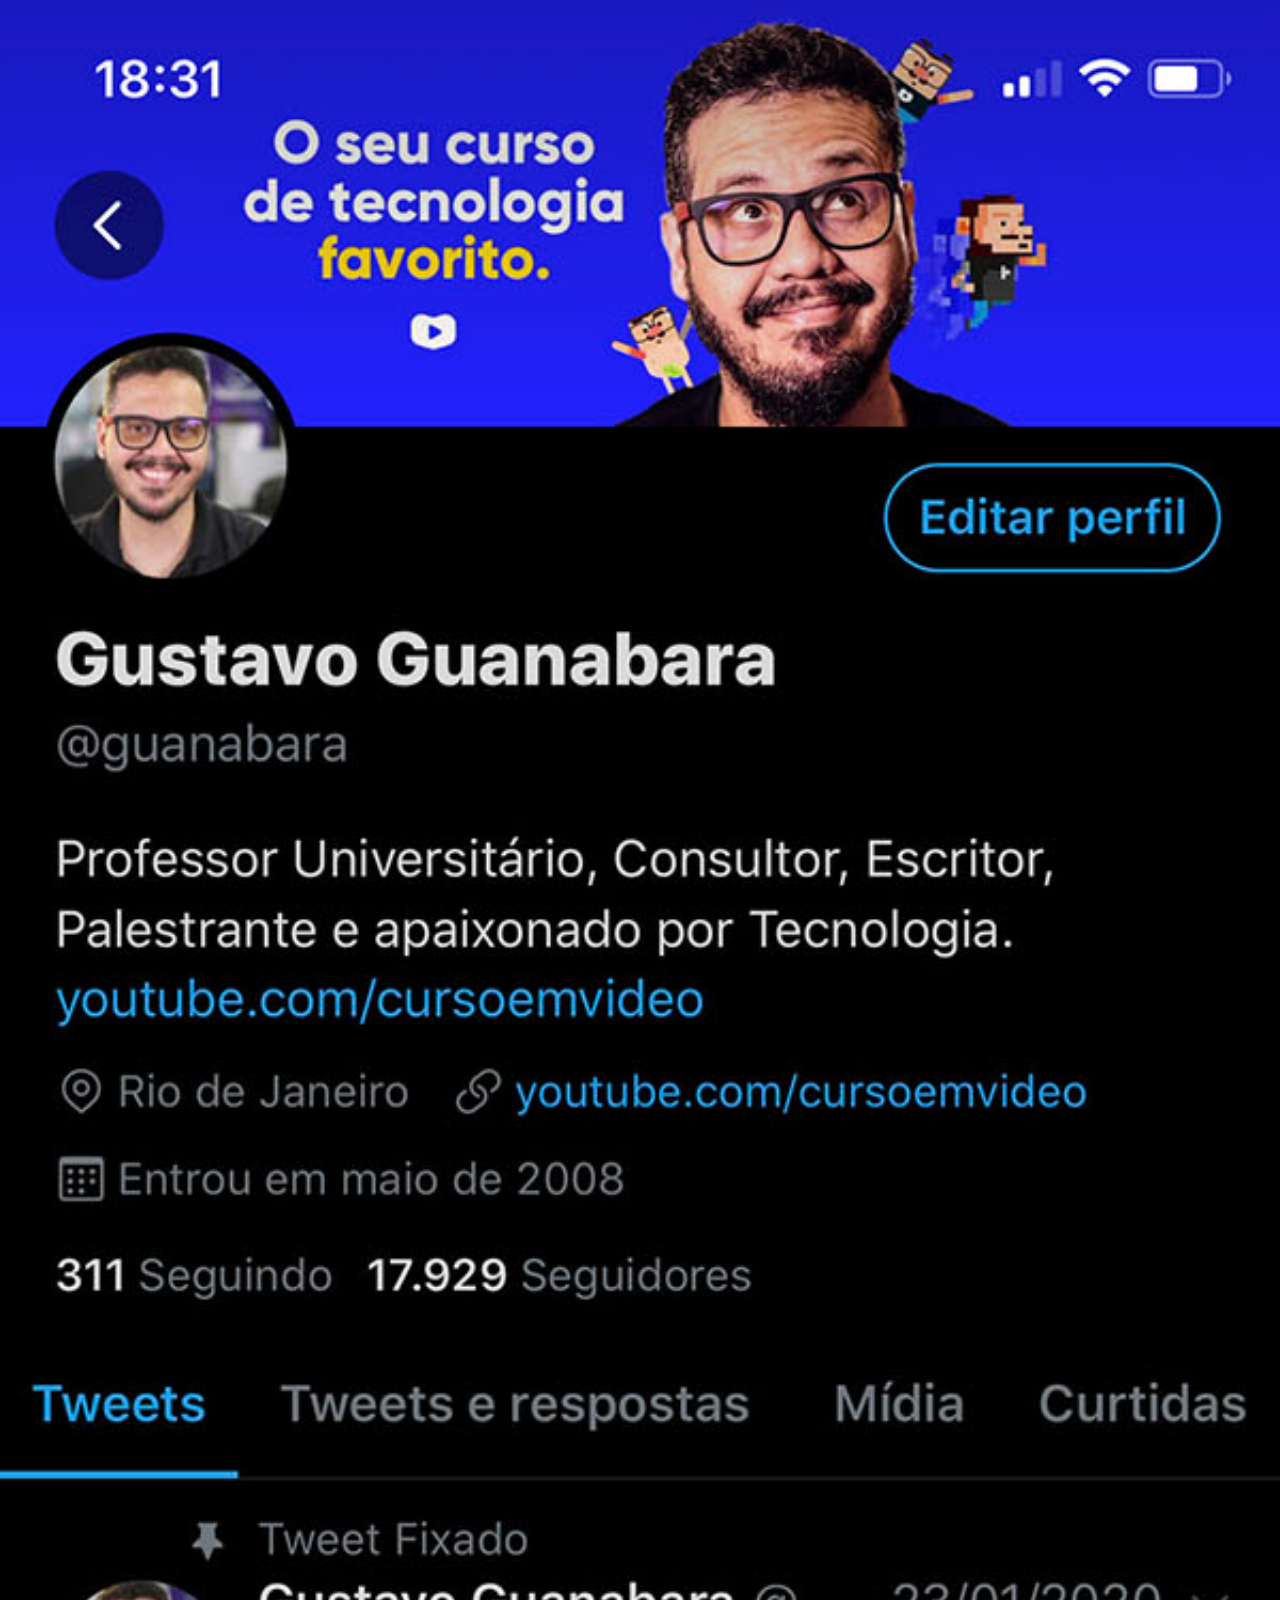
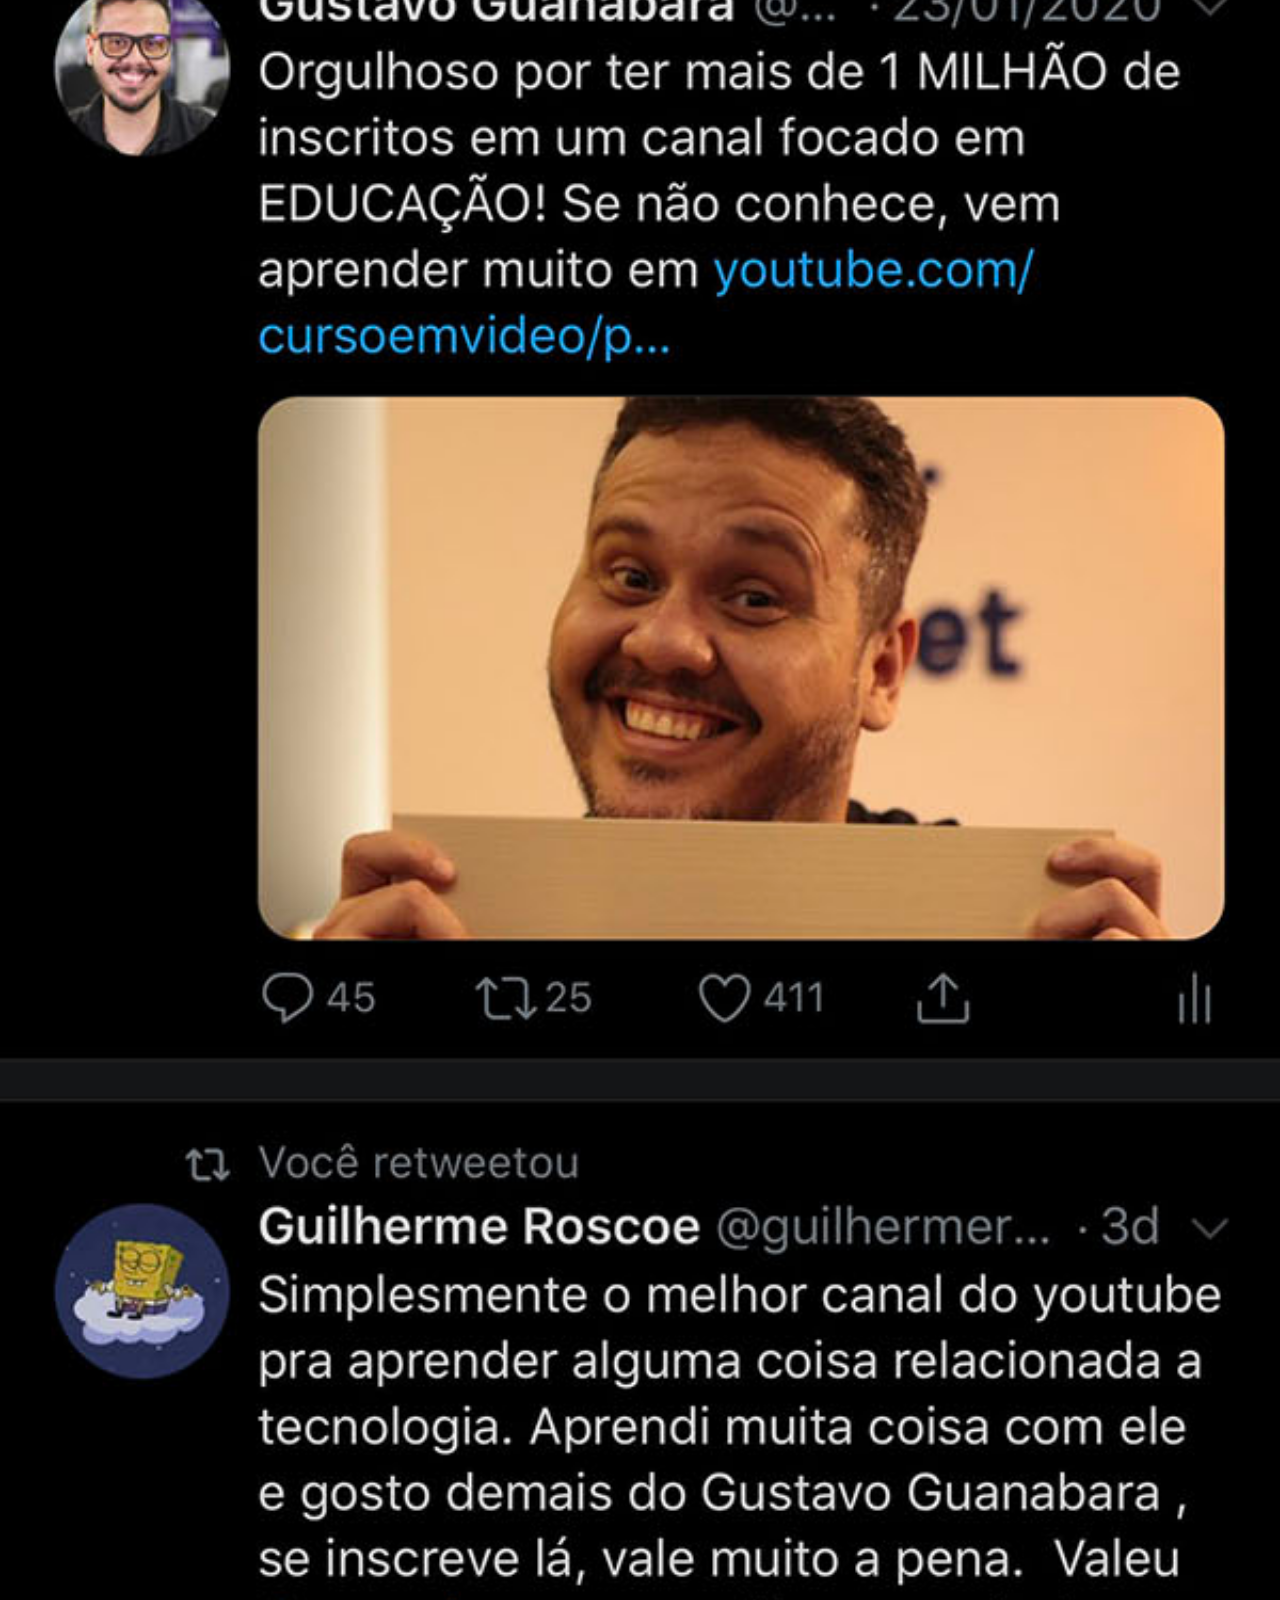
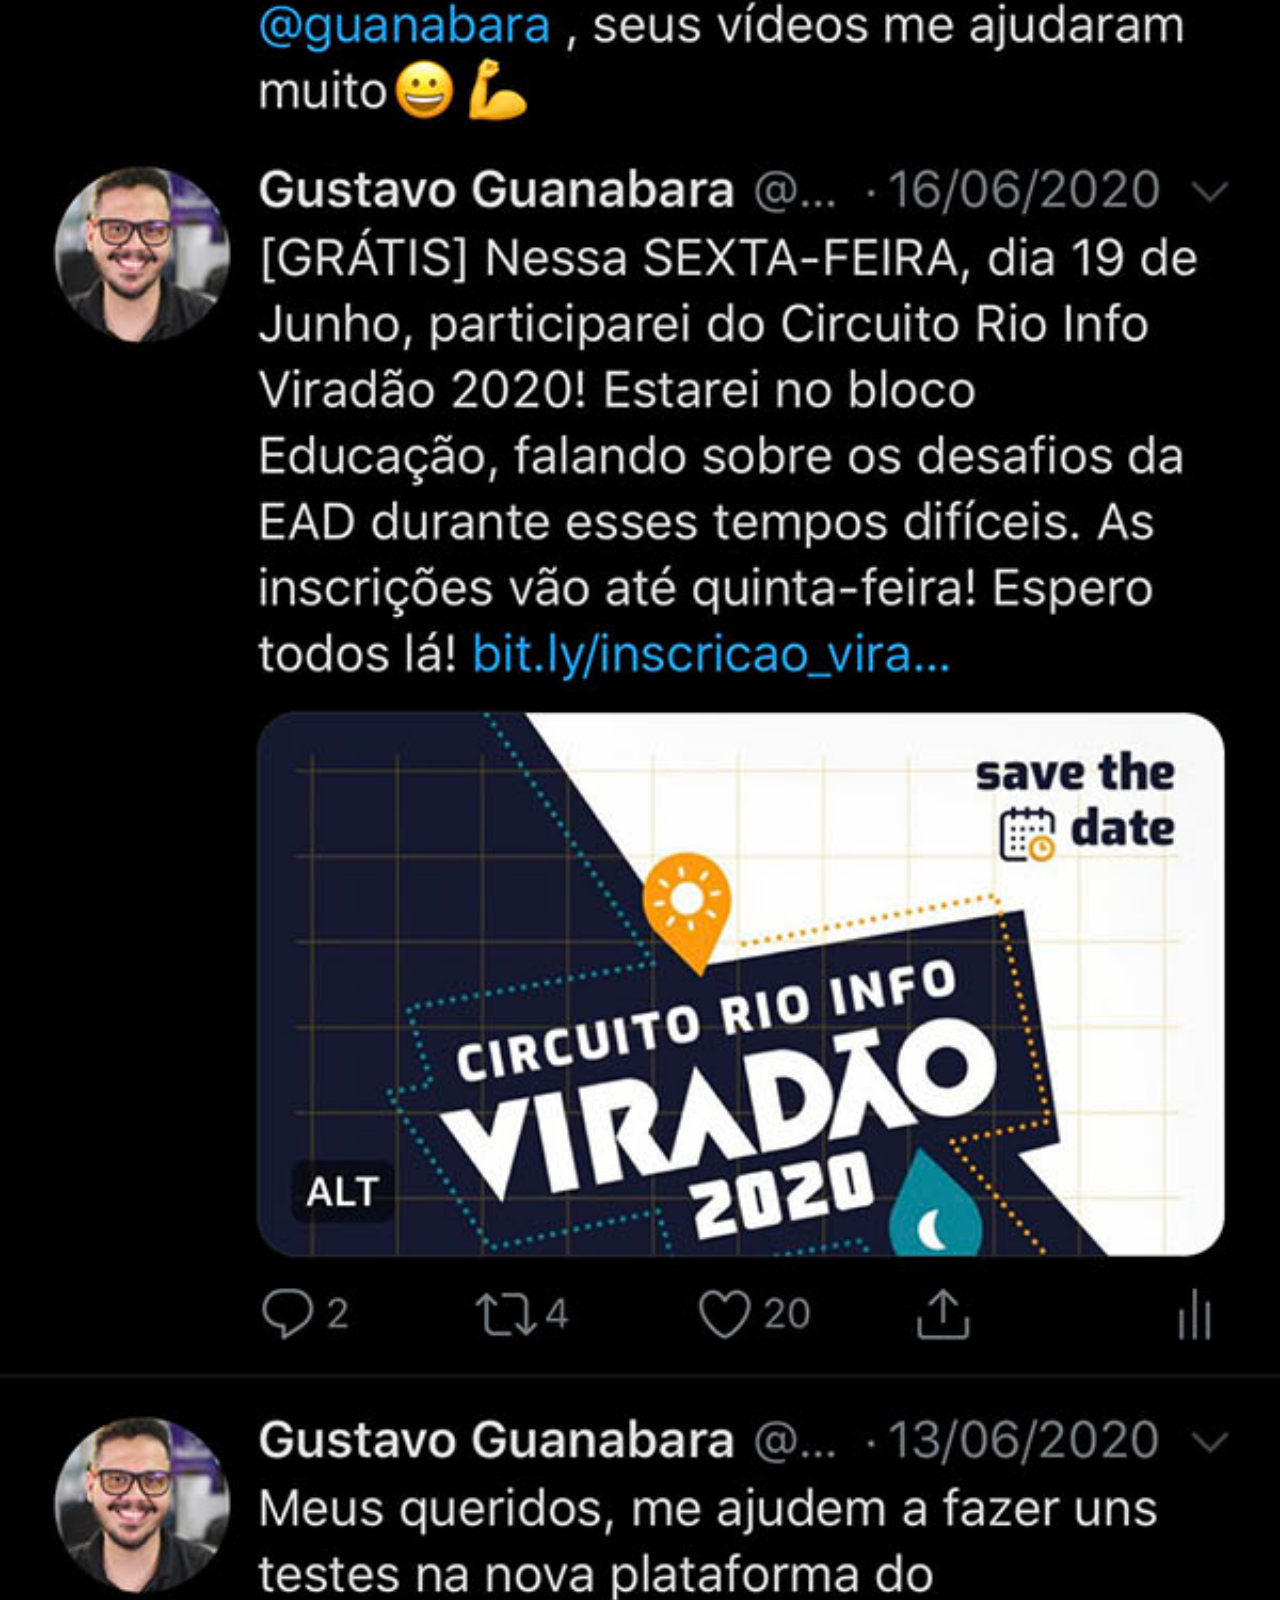
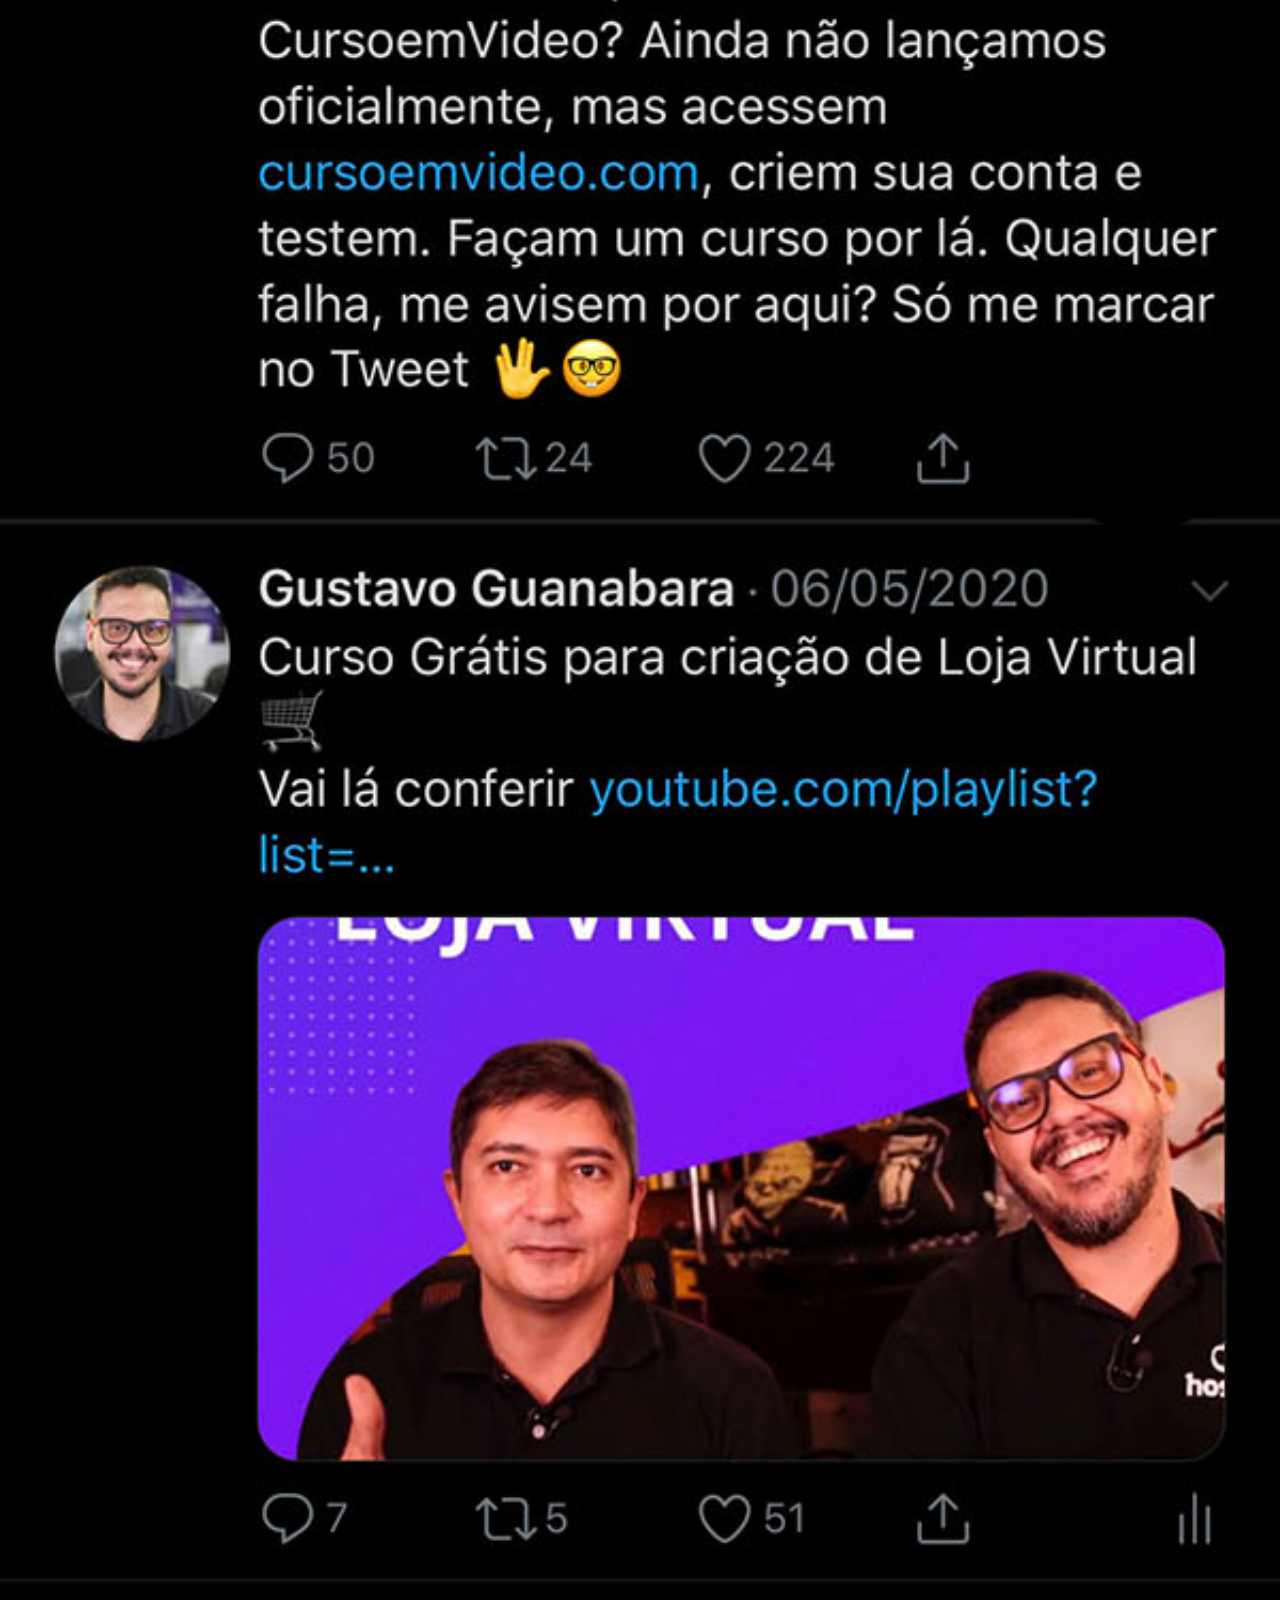
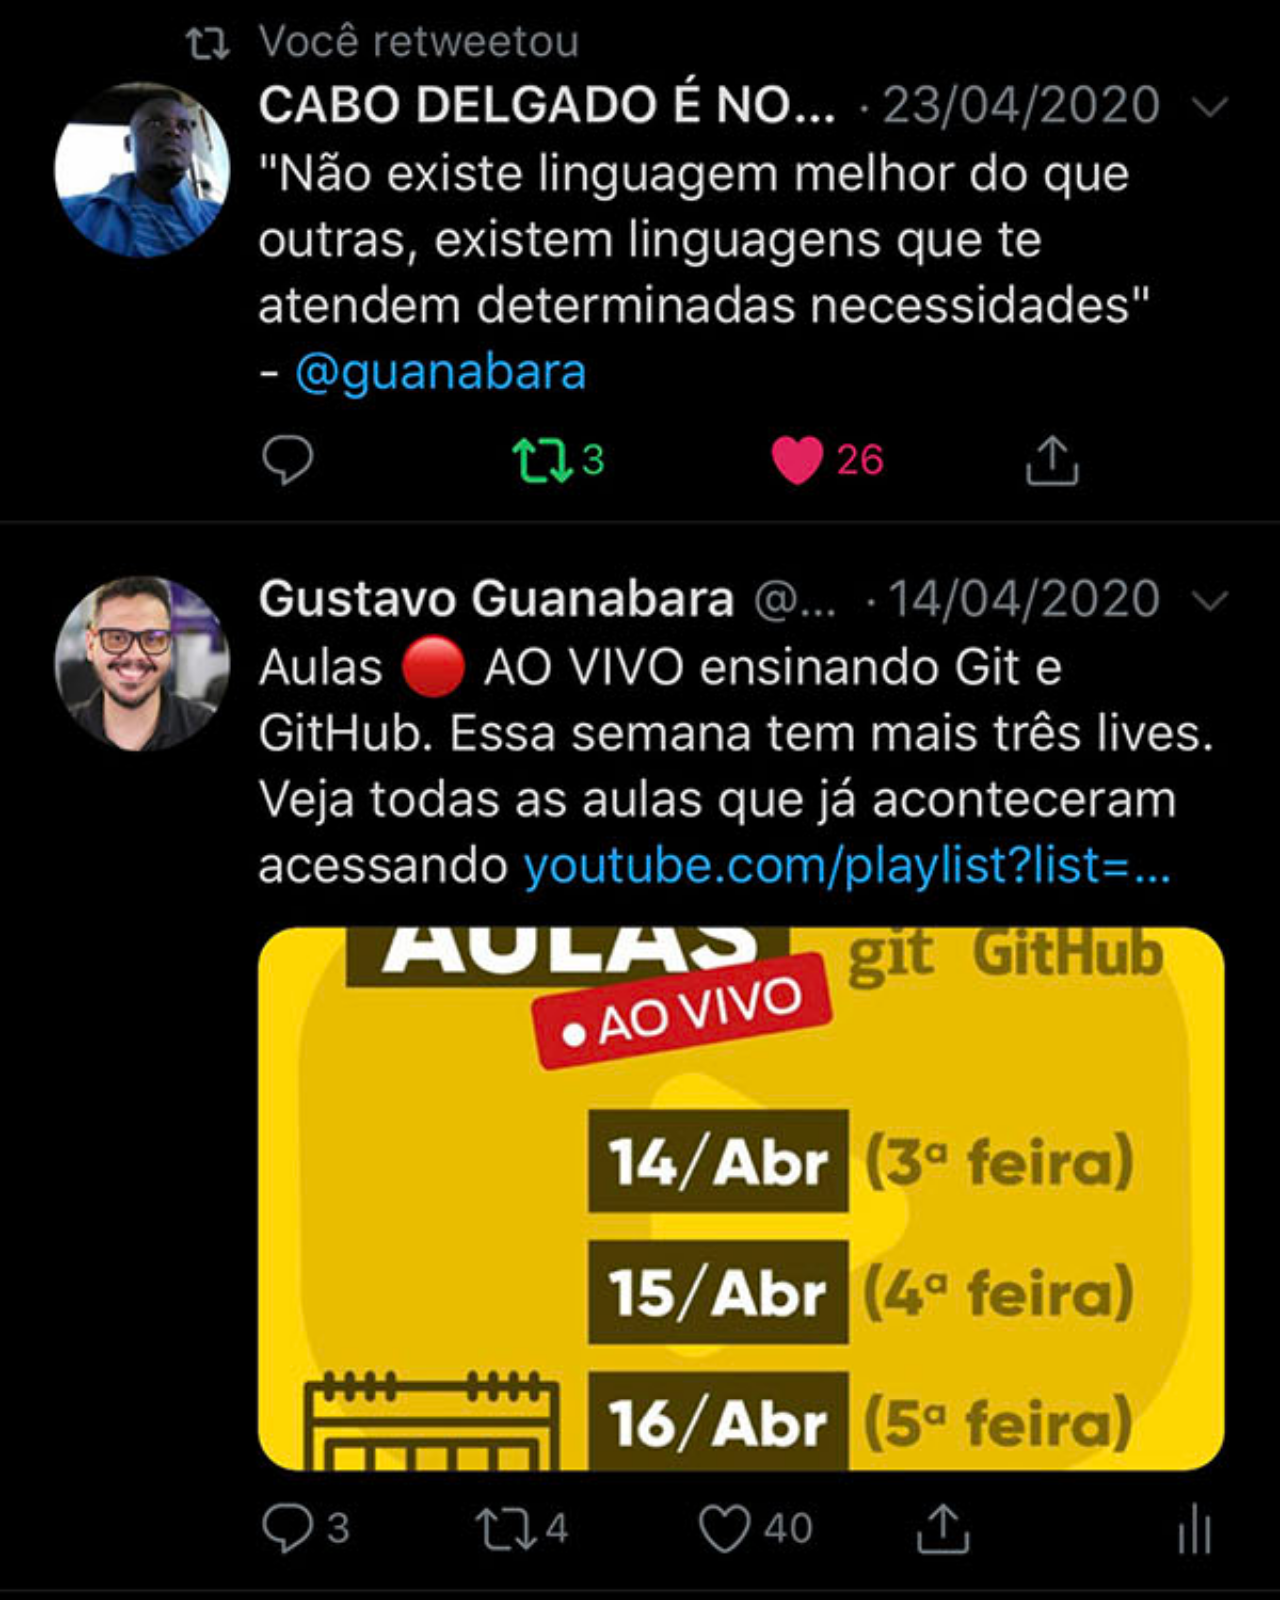
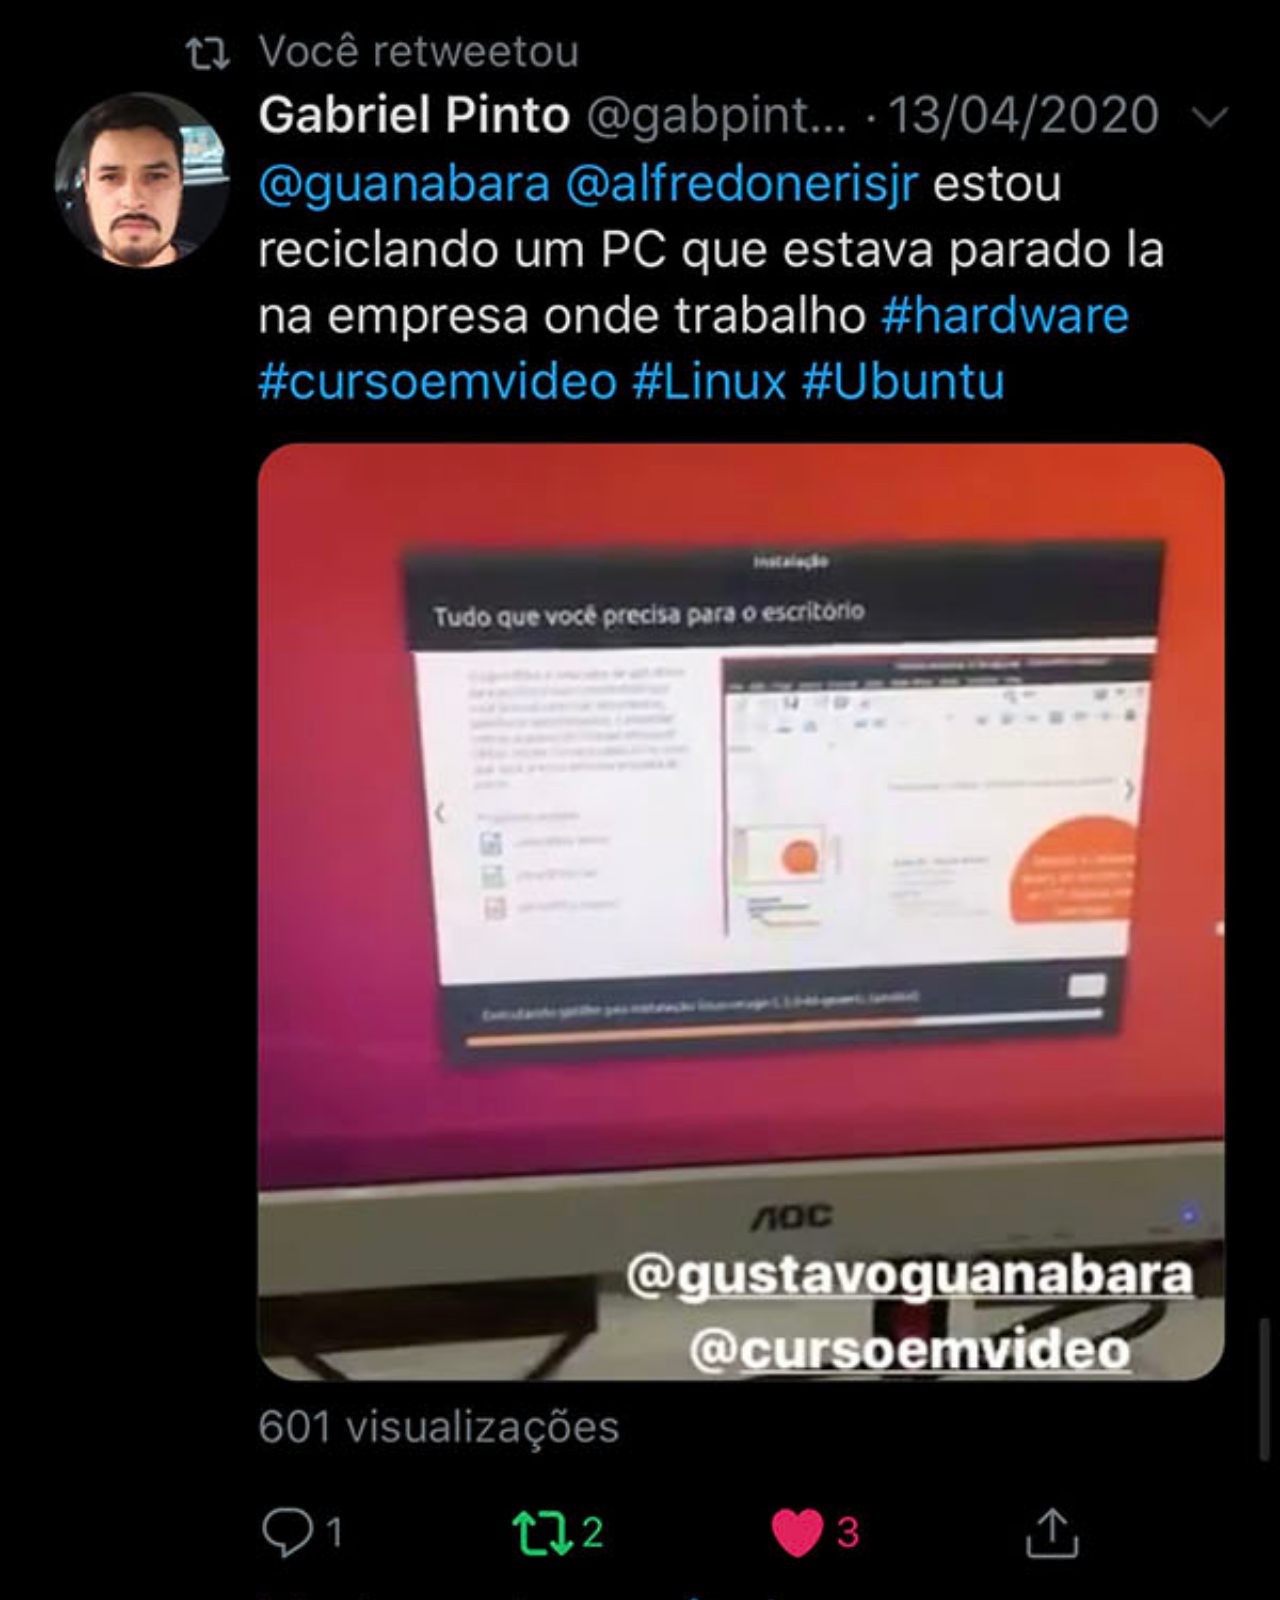
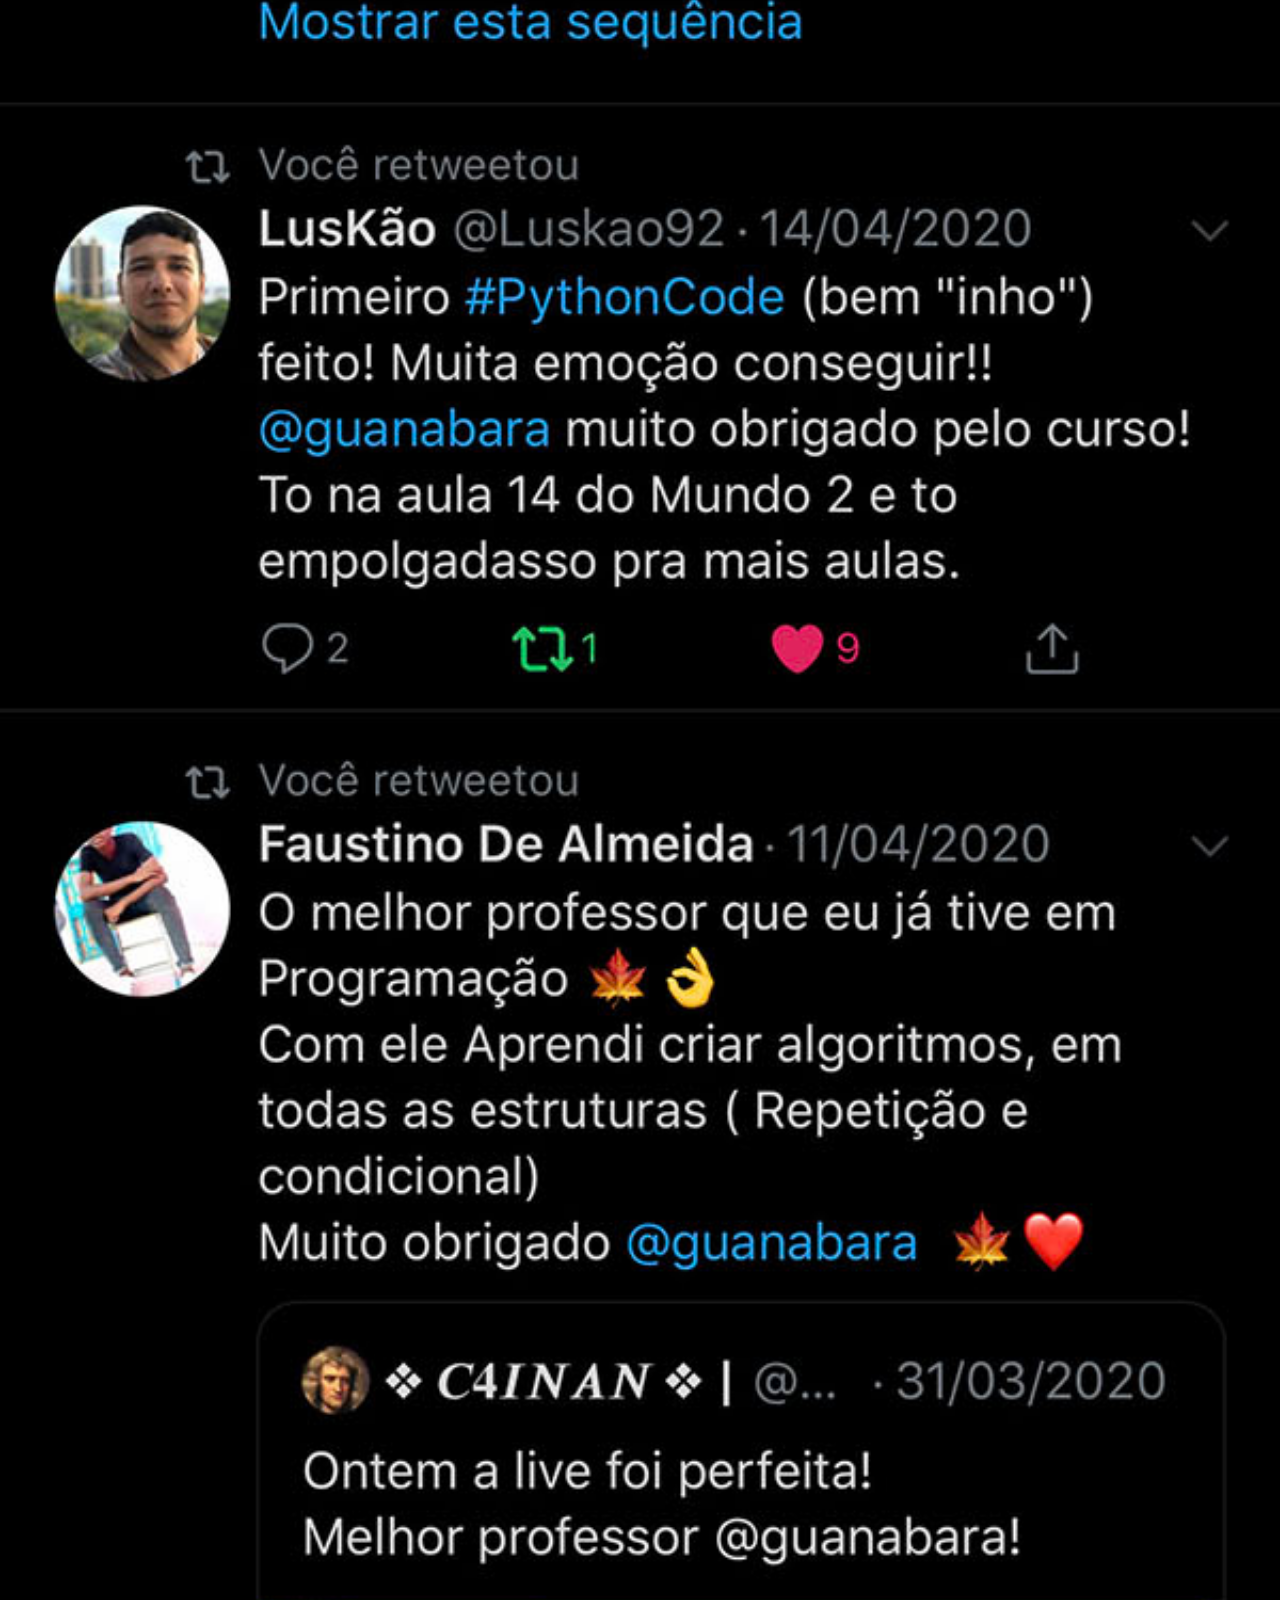
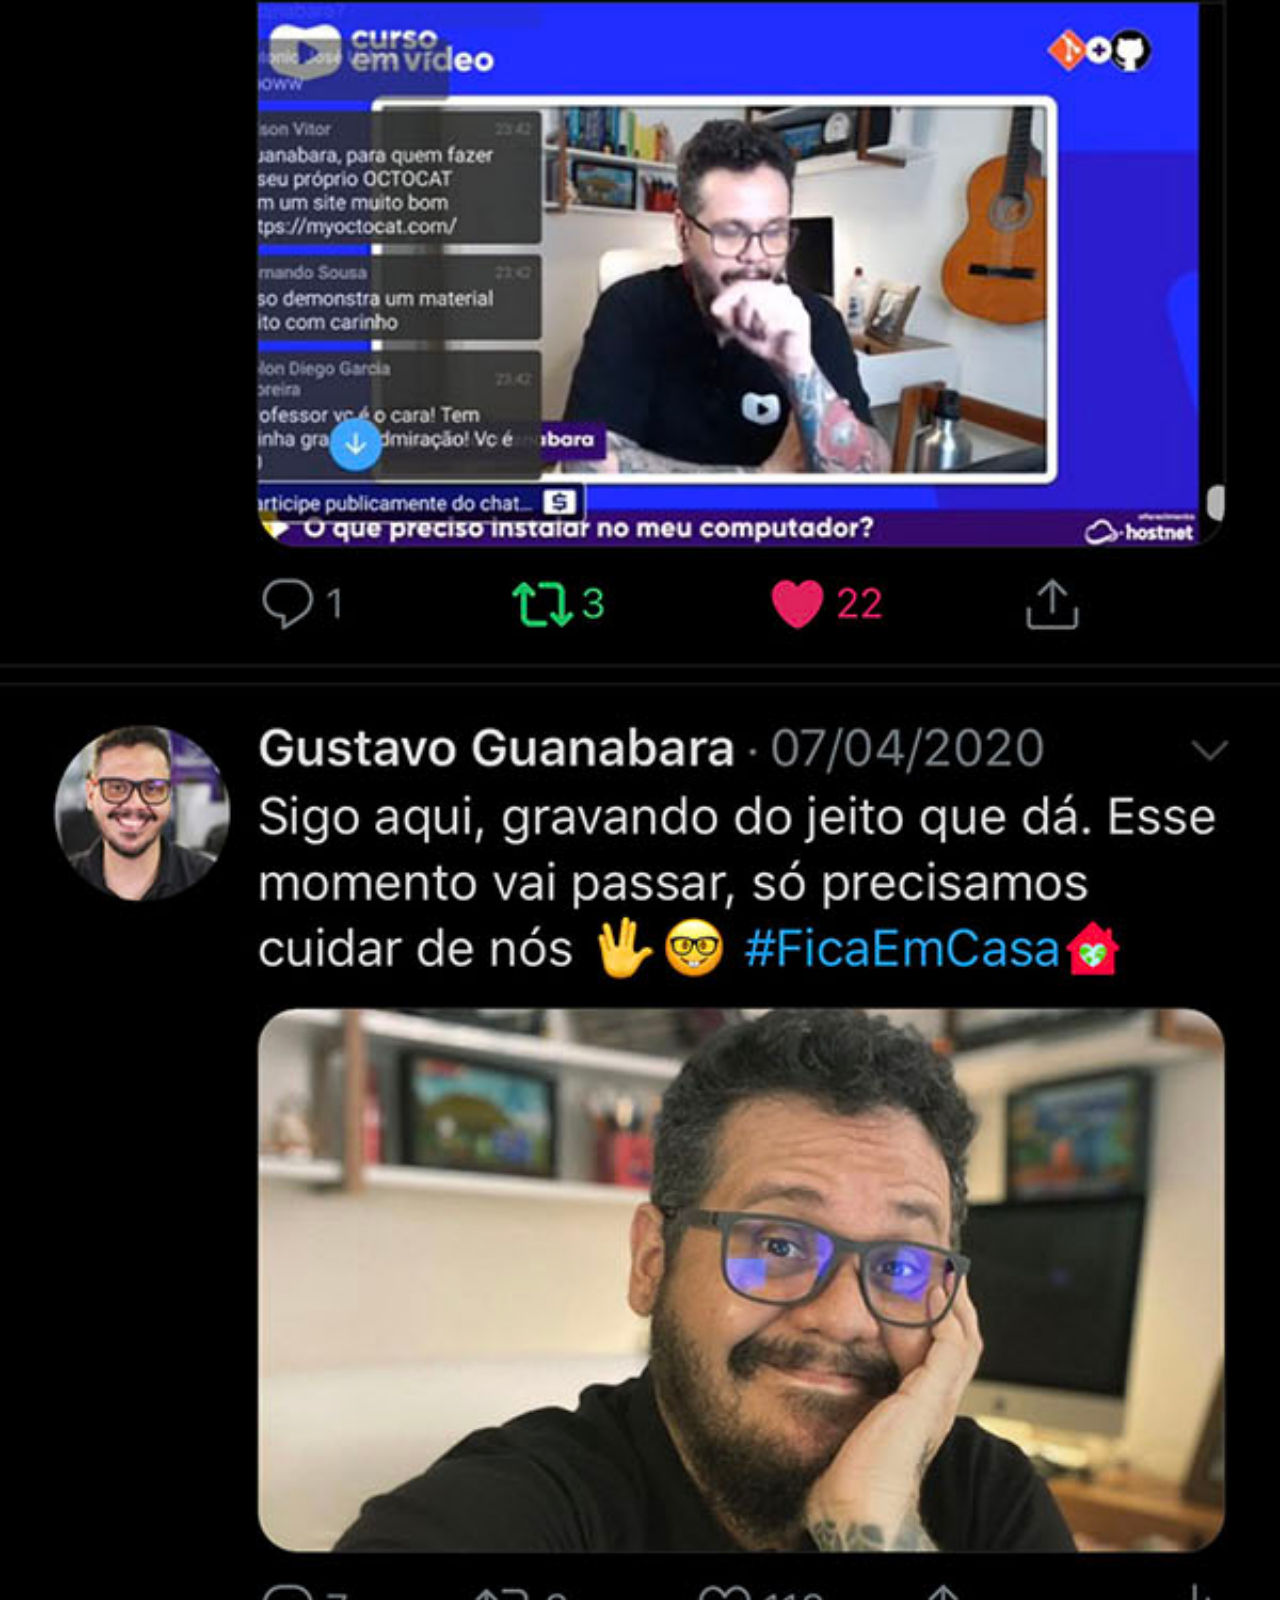
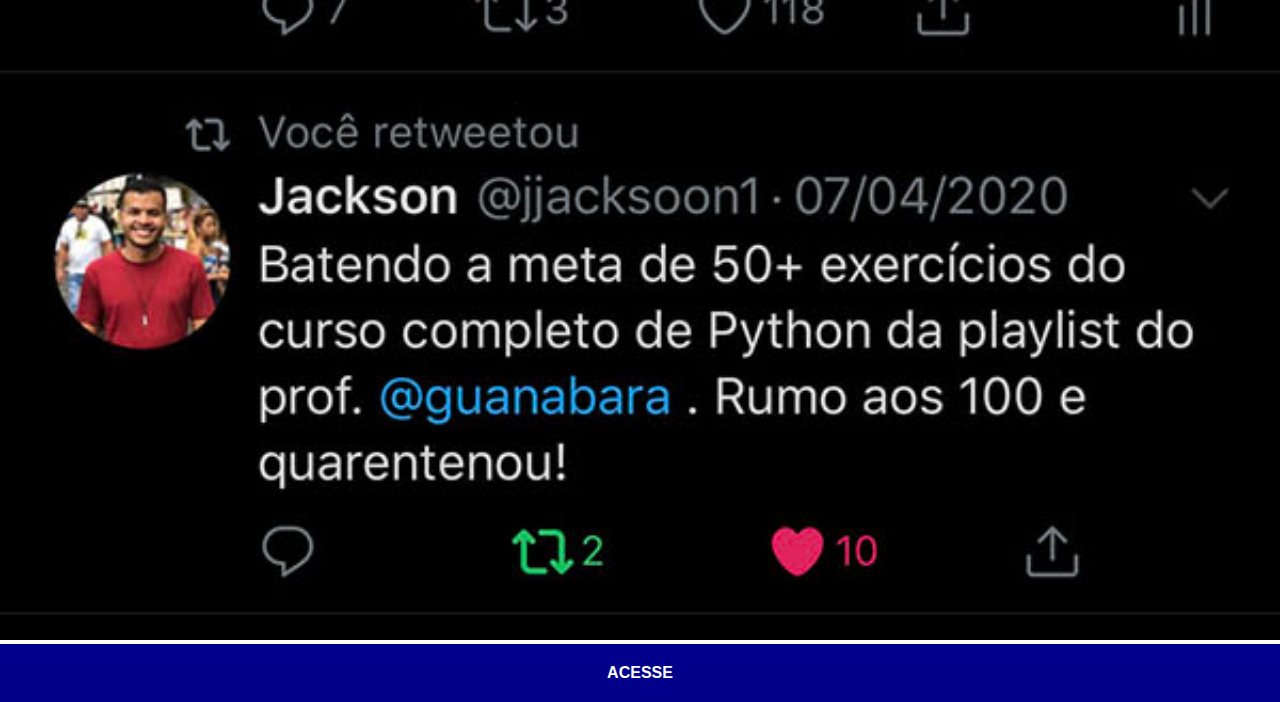
<file: twitter.html>
<!DOCTYPE html>
<html lang="pt-br">
<head>
    <meta charset="UTF-8">
    <meta http-equiv="X-UA-Compatible" content="IE=edge">
    <meta name="viewport" content="width=device-width, initial-scale=1.0">
    <title>Twitter</title>
    <style>
        *{
            margin: 0px;
            padding: 0px;
            font-family: Arial, Helvetica, sans-serif;
        }

        ::-webkit-scrollbar {
            width: 0px;
            height: 0px;
        }

        img{
            width: 100vw;
    
            
        }

        a{
            display: block;
            background-color: darkblue;
            color: white;
            padding: 20px;
            text-align: center;
            font-weight: bolder;
            text-decoration: none;
        }
        
        a:hover {
            background-color: blue;
        }
    </style>
</head>
<body>
    <img src="imagens/tela-twitter.jpg" alt="Youtube">
    <a href="https://twitter.com/home" target="_blank">ACESSE</a>
</body>
</html>
</file>
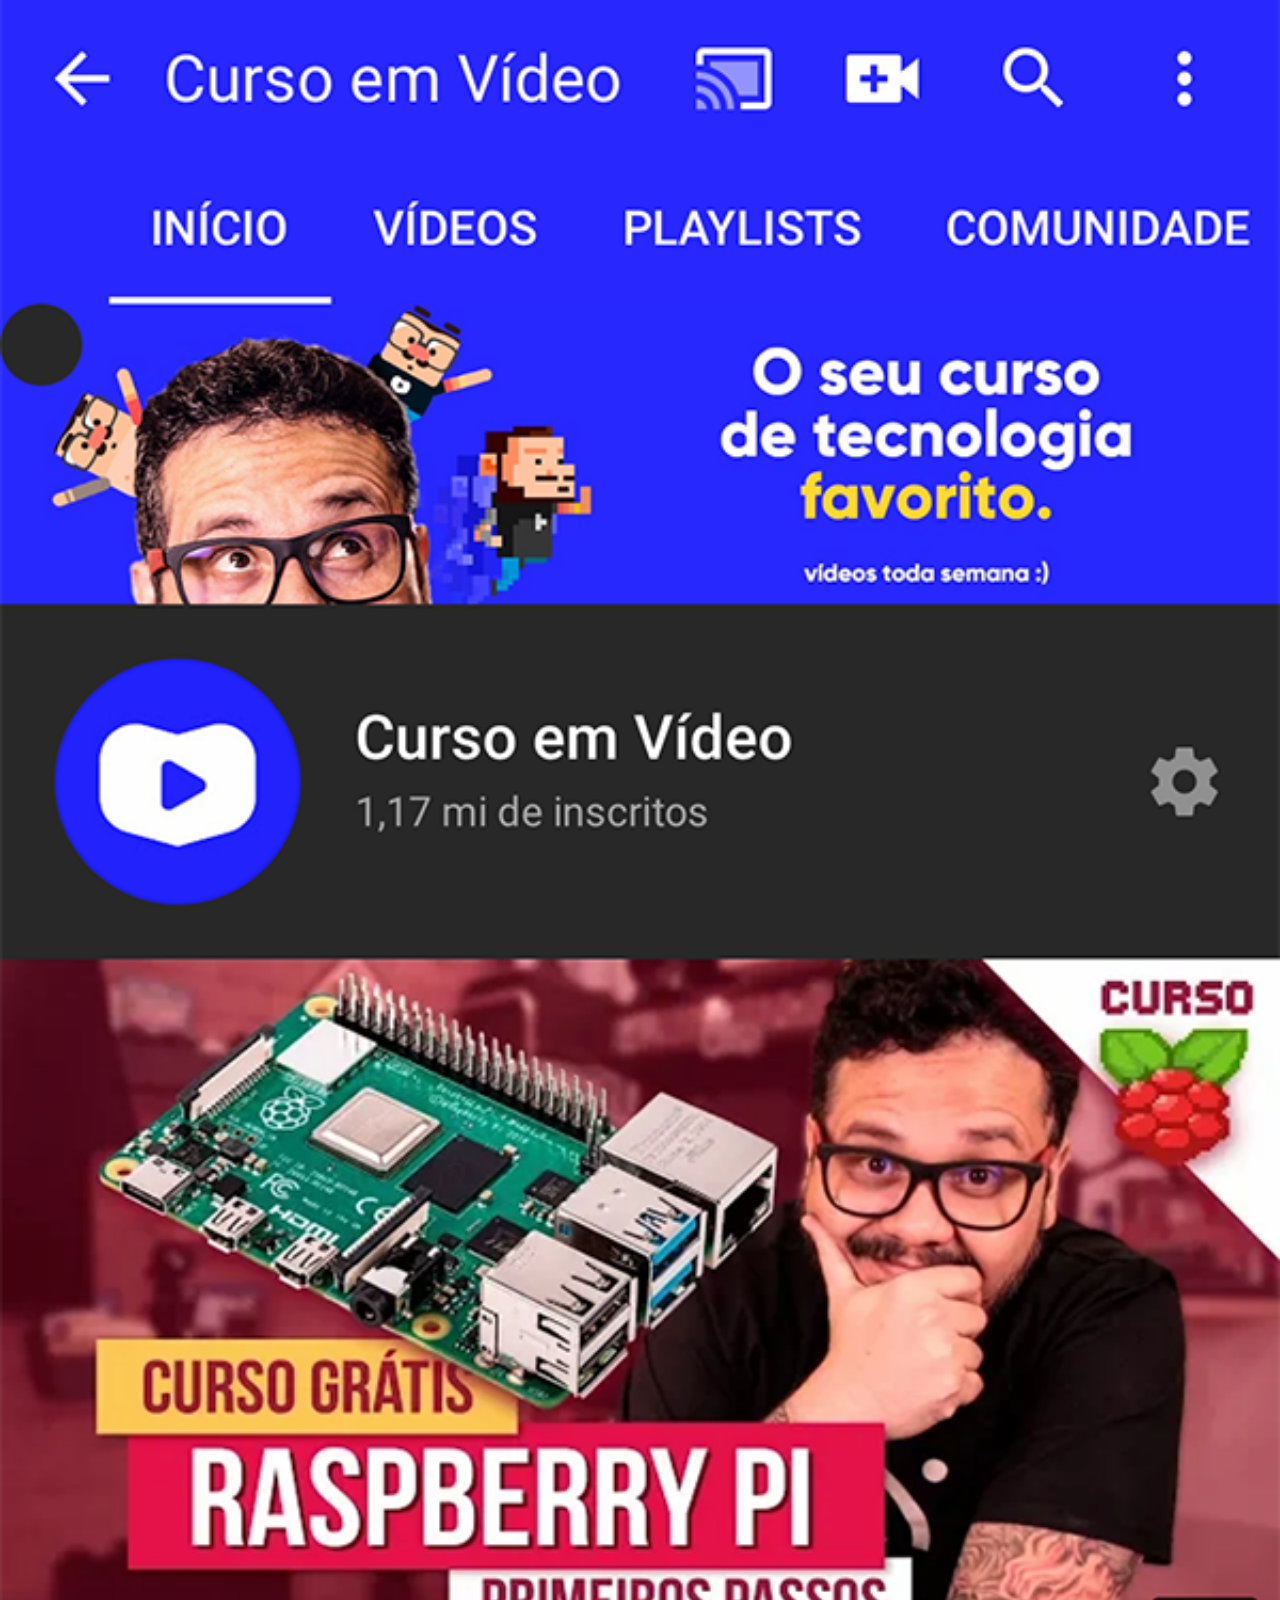
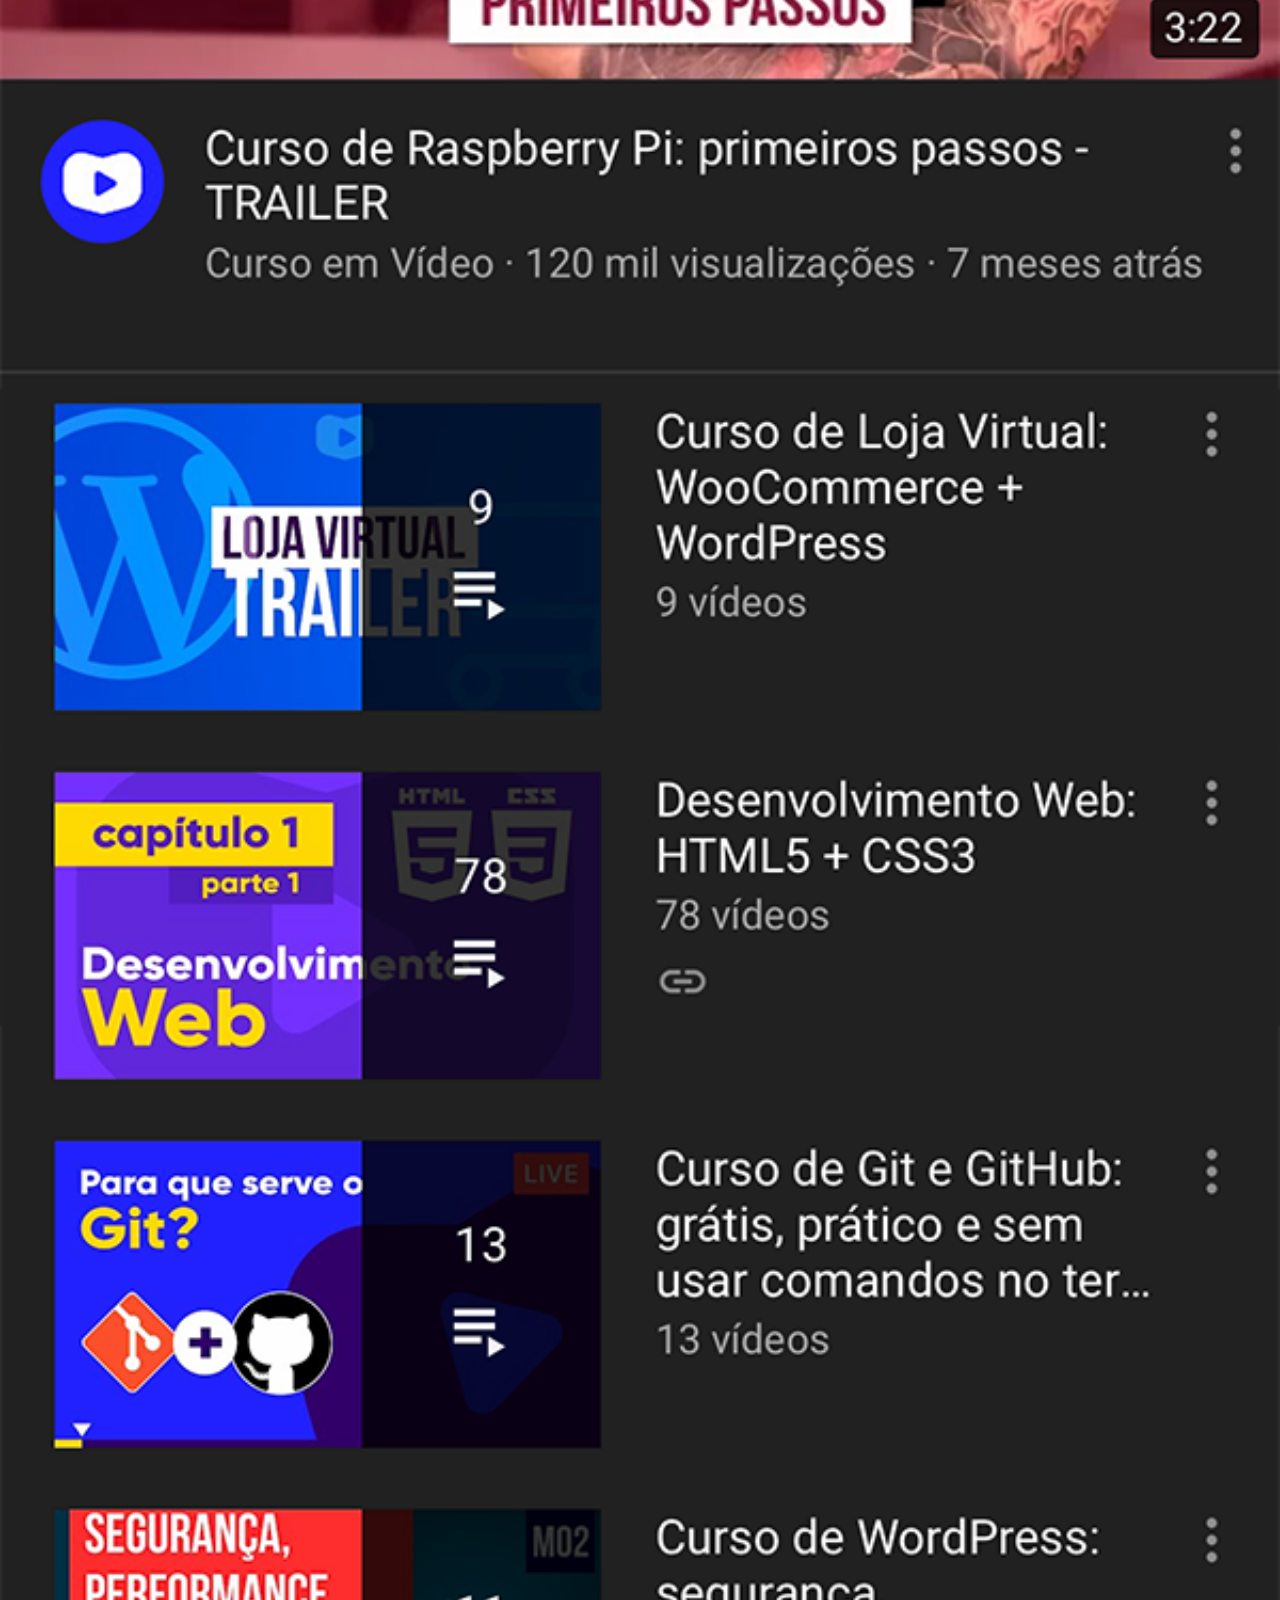
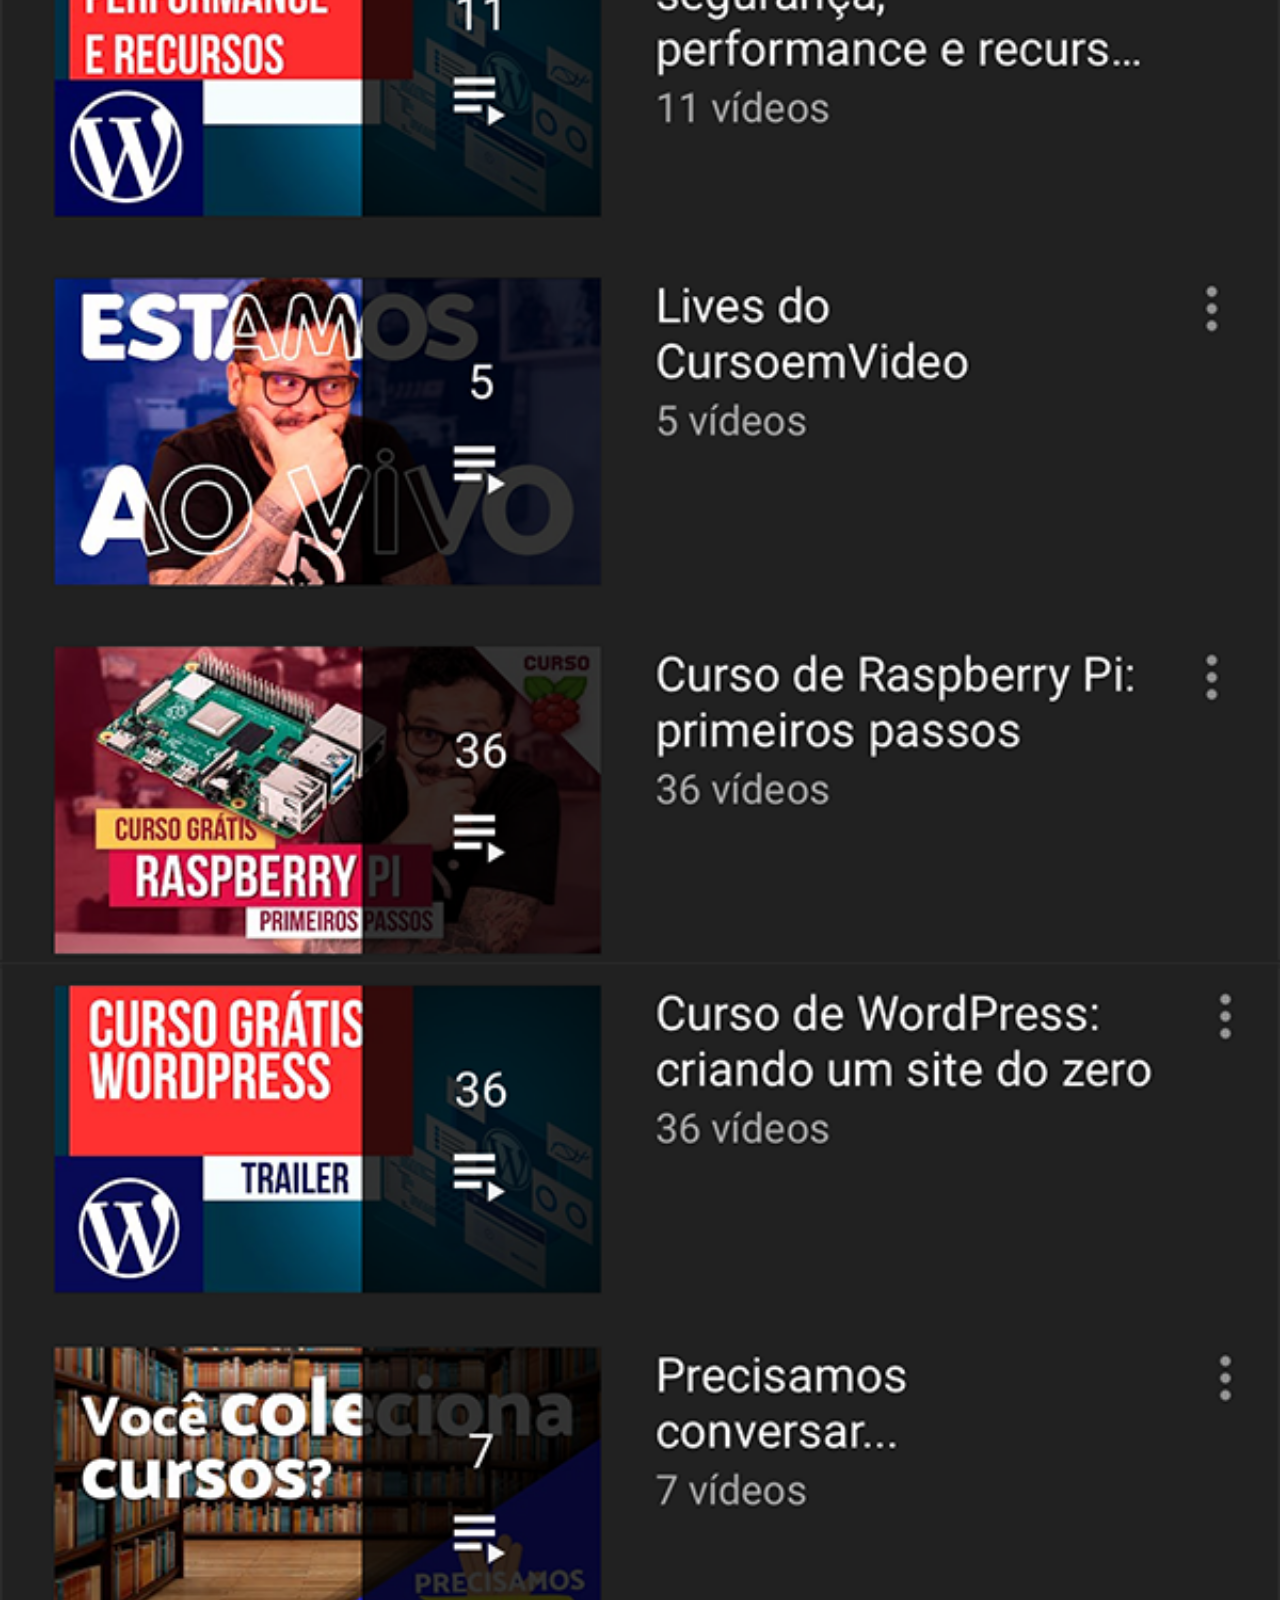
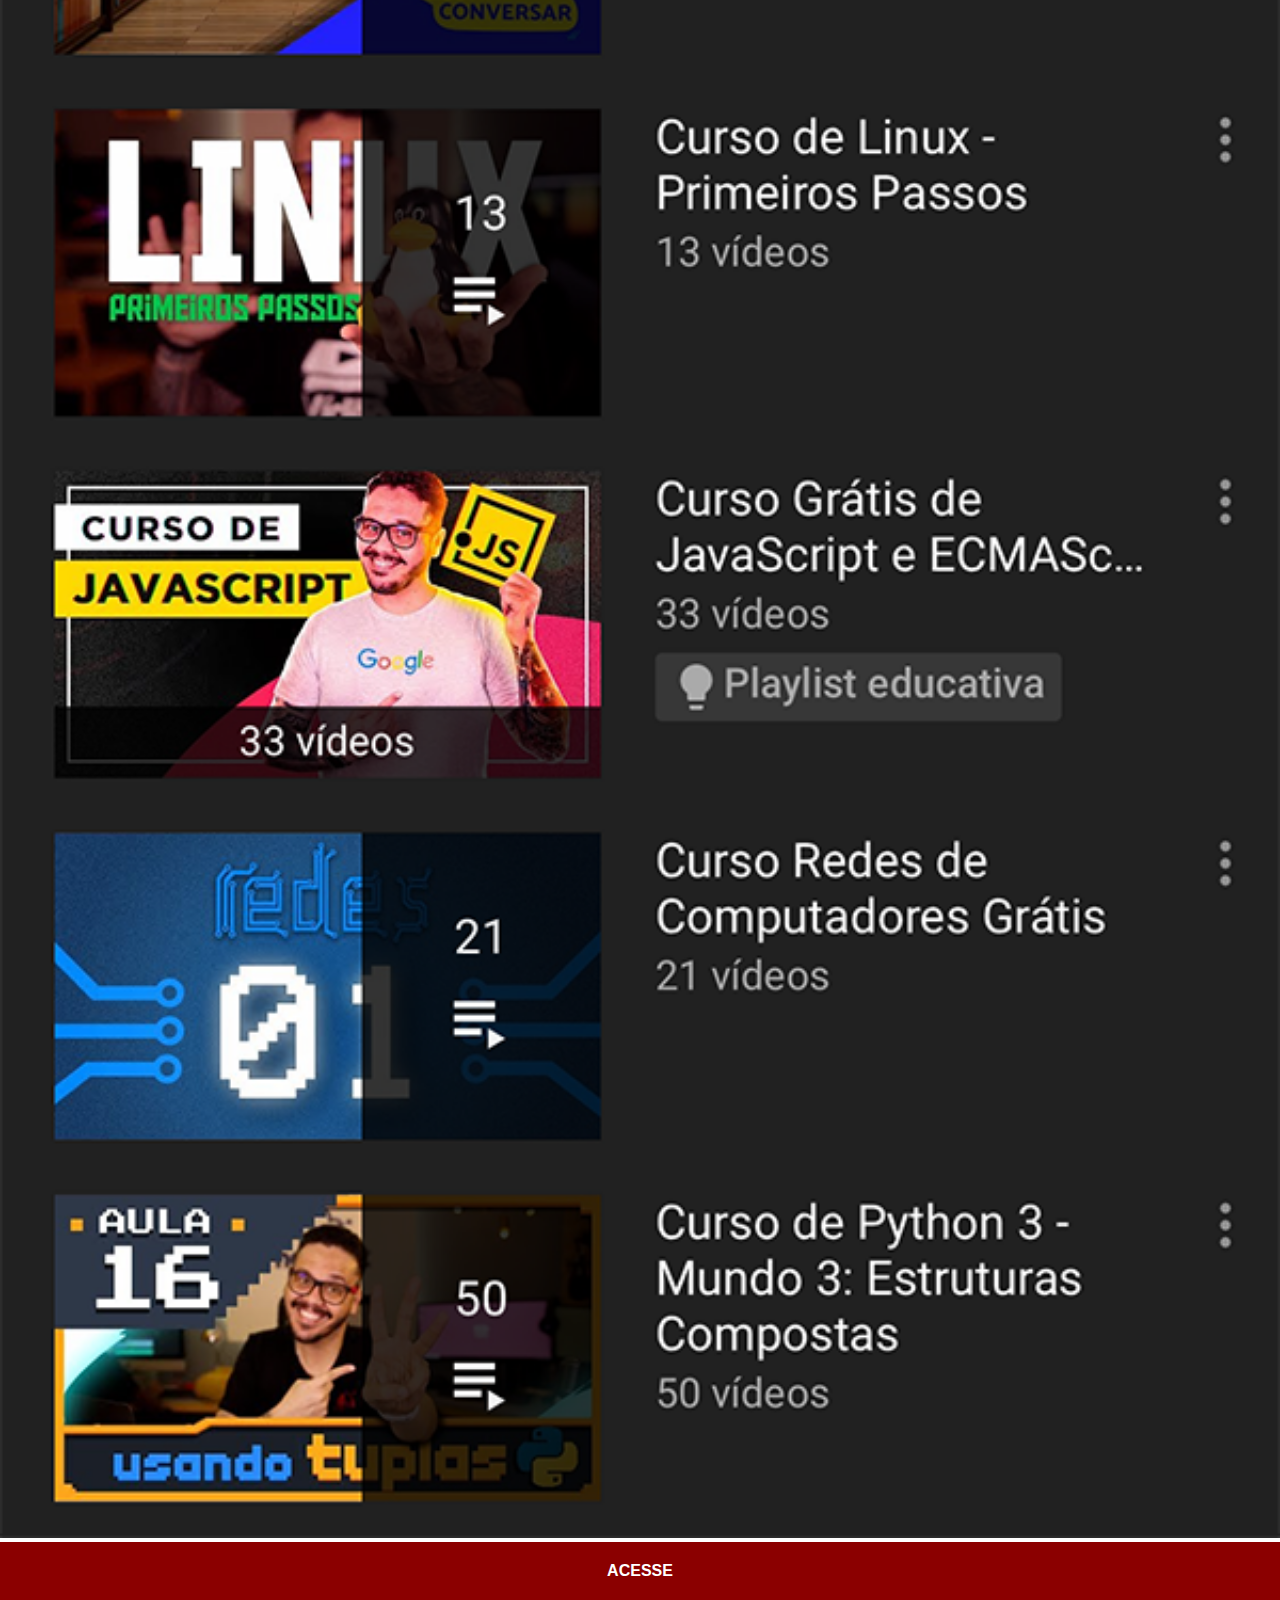
<file: youtube.html>
<!DOCTYPE html>
<html lang="pt-br">
<head>
    <meta charset="UTF-8">
    <meta http-equiv="X-UA-Compatible" content="IE=edge">
    <meta name="viewport" content="width=device-width, initial-scale=1.0">
    <title>Youtube</title>
    <style>
        *{
            margin: 0px;
            padding: 0px;
            font-family: Arial, Helvetica, sans-serif;
        }

        ::-webkit-scrollbar {
            width: 0px;
            height: 0px;
        }

        img{
            width: 100vw;
    
            
        }

        a{
            display: block;
            background-color: darkred;
            color: white;
            padding: 20px;
            text-align: center;
            font-weight: bolder;
            text-decoration: none;
        }
        
        a:hover {
            background-color: red;
        }
    </style>
</head>
<body>
    <img src="imagens/tela-youtube.png" alt="Youtube">
    <a href="https://www.youtube.com/playlist?list=PLHz_AreHm4dkZ9-atkcmcBaMZdmLHft8n" target="_blank">ACESSE</a>
</body>
</html>
</file>
<file: estilos/style.css>
@charset "UTF-8";

*{
    margin: 0px;
    padding: 0px;
    font-family: Arial, Helvetica, sans-serif;
}

html, body {
    height: 100vh;
    width: 100vw;

}

body {
background: url(../imagens/fundo-madeira.jpg) no-repeat top center;
background-size: cover;
background-attachment: fixed;
}

main {
    height: 100vh;
    position: relative;
}

section#telefone {
    height: 627px;
    width: 311px;
    position: absolute;
    top: 50%;
    left: 50%;
    transform: translate(-50%, -50%); /* Para transformar o quadro que ficaria no quadrante direito/baixo para centralizar.*/
    background: url(../imagens/frame-iphone.png) no-repeat;
}

iframe#tela {
    position: relative;
    top: 80px;
    left: 22px;
    width: 267px;
    height: 471px;
}

section#redes-sociais {
    text-align: right;
}

section#redes-sociais img {
    width: 50px;
    margin: 10px;
    border-radius: 50%;
    box-shadow: 2px 2px 5px rgba(0, 0, 0, 0.63);
}

section#redes-sociais img:hover {
    border: 2px solid whitesmoke;
    transform: translate(-3px, -3px);
    box-shadow: 5px 5px 10px rgba(0, 0, 0, 0.87);
    transition: transform 0.5s border 1s;
}
</file>
